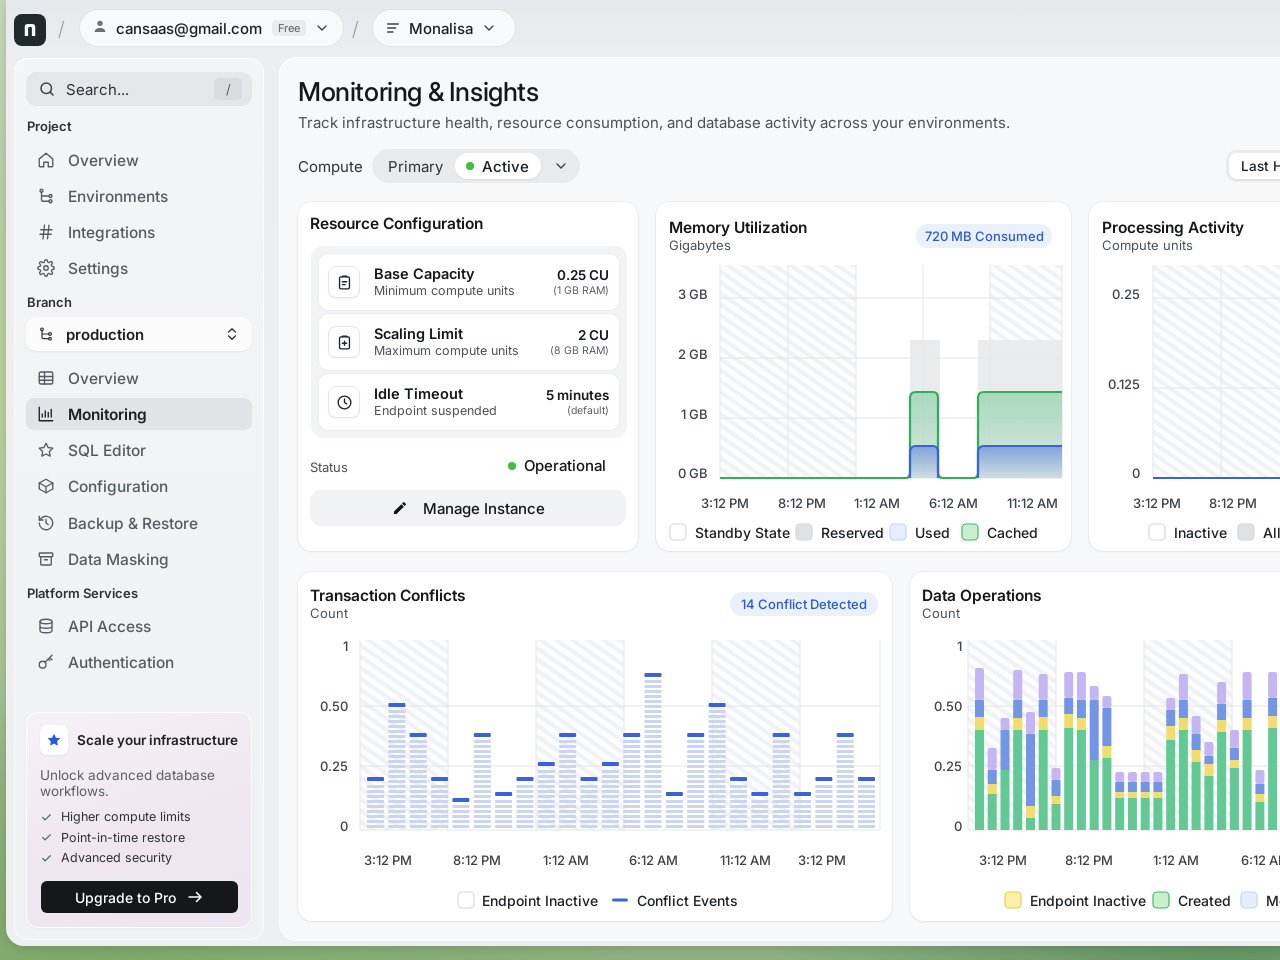
<file: 2026/11/week1/Main/index.html>
<!doctype html>
<html lang="en"><head><meta charset="utf-8"><meta name="viewport" content="width=1537">
<title>Monitoring &amp; Insights</title>
<link rel="preconnect" href="https://fonts.googleapis.com"><link rel="preconnect" href="https://fonts.gstatic.com" crossorigin>
<link href="https://fonts.googleapis.com/css2?family=Inter:wght@300;400;500;600;700&display=swap" rel="stylesheet">
<style>
*{box-sizing:border-box;margin:0;padding:0}
html,body{background:#d9dfd6}
body{font-family:'Inter',-apple-system,BlinkMacSystemFont,'Segoe UI',sans-serif;color:#1d2124;-webkit-font-smoothing:antialiased;display:flex;justify-content:center}
.stage{position:relative;width:1537px;height:960px;overflow:hidden}
.abs{position:absolute}
.bg{position:absolute;inset:0;background:
 radial-gradient(60% 40% at 8% 100%,#7fa86a 0%,transparent 70%),
 radial-gradient(50% 40% at 95% 95%,#5d8f63 0%,transparent 70%),
 radial-gradient(40% 60% at 100% 40%,#9cc28a 0%,transparent 70%),
 radial-gradient(40% 60% at 0% 40%,#b9d09b 0%,transparent 70%),
 linear-gradient(180deg,#c9d8c0,#8fb07e)}
.win{position:absolute;left:6px;top:0;width:1522px;height:946px;background:linear-gradient(180deg,#e6e9ec 0,#eceef0 60px,#edeff1 100%);border-radius:0 0 18px 18px;box-shadow:0 2px 10px rgba(30,50,30,.18)}
.logo{background:#1f2a2f;border-radius:8px;display:flex;align-items:center;justify-content:center}
.slash{font-size:20px;color:#9aa0a6;font-weight:300}
.pill{background:#f8f9fa;border-radius:18px;display:flex;align-items:center;gap:8px;padding:0 12px;box-shadow:0 0 0 1px rgba(0,0,0,.04)}
.pill-t{font-size:15px;font-weight:500;color:#1d2124}
.free{font-size:11px;font-weight:500;color:#6b7177;background:#e9ebed;border-radius:4px;padding:1px 6px;margin-left:2px}
.ok{gap:10px;padding-left:14px}
.dot{width:8px;height:8px;border-radius:50%;display:inline-block;flex:none}
.g{background:#3cc13b}
.circ{background:#f8f9fa;border-radius:50%;display:flex;align-items:center;justify-content:center}
.avatar{background:#1d4b3a;border-radius:50%;display:flex;align-items:center;justify-content:center;box-shadow:0 0 0 2px #f2f4f5}
.side{background:linear-gradient(180deg,rgba(244,245,246,.92),rgba(240,241,243,.92));border-radius:14px;box-shadow:inset 0 0 0 1px rgba(255,255,255,.7)}
.search{background:#e4e7e9;border-radius:10px;display:flex;align-items:center;gap:10px;padding:0 10px 0 12px;font-size:15px;color:#2d3236}
.search span:nth-child(2){flex:1}
.kbd{width:28px;height:22px;border-radius:5px;background:#d9dcdf;color:#55595e;font-size:13px;display:flex;align-items:center;justify-content:center}
.sec{font-size:13px;font-weight:600;color:#2d3236;line-height:18px}
.nav{display:flex;align-items:center;gap:13px;padding-left:11px;border-radius:8px;font-size:15.5px;font-weight:500;color:#555b61}
.nav.active{background:#e1e4e7;color:#1d2124;font-weight:600}
.branch{background:#fbfbfc;border-radius:10px;display:flex;align-items:center;gap:12px;padding:0 12px;font-size:15px;font-weight:600;color:#1d2124;box-shadow:0 1px 2px rgba(0,0,0,.05)}
.promo{border-radius:12px;padding:13px 14px;background:linear-gradient(160deg,#f6f2f6 0%,#efe6ef 55%,#ece6f2 100%);box-shadow:inset 0 0 0 1px rgba(255,255,255,.85),0 1px 3px rgba(0,0,0,.04)}
.row{display:flex;align-items:center}
.star-b{width:30px;height:30px;border-radius:7px;background:#fff;display:flex;align-items:center;justify-content:center;box-shadow:0 1px 2px rgba(0,0,0,.06)}
.promo-t{white-space:nowrap;font-size:13.5px;font-weight:600;color:#1d2124}
.promo-p{font-size:13.5px;line-height:16px;color:#5a5f65;margin-top:12px}
.promo-l{list-style:none;margin-top:8px}
.promo-l li{display:flex;align-items:center;gap:8px;font-size:12.5px;color:#2d3236;line-height:20.5px}
.upg{position:absolute;left:15px;right:14px;height:32px;top:169px;background:#151719;border-radius:6px;color:#fff;font-size:14px;font-weight:500;display:flex;align-items:center;justify-content:center;gap:10px}
.main{background:#f7f8f9;border-radius:16px;box-shadow:0 0 0 1px rgba(255,255,255,.9),0 1px 3px rgba(0,0,0,.04)}
.h1{font-size:26px;font-weight:500;letter-spacing:-.4px;color:#15181a;line-height:32px}
.sub{font-size:15px;color:#4b5157;line-height:20px}
.lbl15{font-size:15px;color:#2d3236;line-height:20px}
.seg{background:#e8eaec;border-radius:17px;display:flex;align-items:center;padding:4px}
.seg-i{font-size:15px;color:#2d3236;padding:0 12px 0 12px}
.seg-a{display:flex;align-items:center;gap:8px;background:#fff;border-radius:13px;height:26px;padding:0 12px 0 11px;font-size:15px;font-weight:500;color:#1d2124;box-shadow:0 1px 2px rgba(0,0,0,.06)}
.seg-c{display:flex;align-items:center;padding:0 9px 0 12px}
.btn-w{background:#fff;border-radius:11px;display:flex;align-items:center;justify-content:center;gap:12px;font-size:15px;font-weight:500;color:#1d2124;box-shadow:0 1px 3px rgba(0,0,0,.08),0 0 0 1px rgba(0,0,0,.03)}
.seg2{background:#ebecee;border-radius:10px;display:flex;align-items:center;padding:3px;gap:0}
.seg2-a{white-space:nowrap;background:#fff;border-radius:8px;height:26px;padding:0 12px;display:flex;align-items:center;font-size:13.5px;font-weight:500;color:#1d2124;box-shadow:0 1px 2px rgba(0,0,0,.08)}
.seg2-i{white-space:nowrap;display:flex;align-items:center;gap:8px;padding:0 12px;font-size:13.5px;font-weight:500;color:#2d3236}
.card{background:#fff;border-radius:14px;box-shadow:0 0 0 1px rgba(20,30,40,.04),0 1px 3px rgba(20,30,40,.05)}
.ct{font-size:15.5px;font-weight:600;color:#15181a;line-height:20px;white-space:nowrap}
.cs{font-size:13px;color:#4b5157;line-height:18px;white-space:nowrap}
.badge{background:#eaf1fc;color:#2b5bd3;font-size:13px;font-weight:500;border-radius:12px;display:flex;align-items:center;justify-content:center;white-space:nowrap}
.rc-box{background:#f3f4f5;border-radius:12px}
.rc-row{background:#fff;border-radius:9px;display:flex;align-items:center;gap:14px;padding:0 10px 0 9px;box-shadow:0 0 0 1px rgba(0,0,0,.03)}
.rc-ic{width:32px;height:32px;border-radius:8px;border:1px solid #e3e5e8;display:flex;align-items:center;justify-content:center;background:#fff;box-shadow:0 1px 2px rgba(0,0,0,.05)}
.rc-tx{display:flex;flex-direction:column}
.rc-tx b{font-size:14.5px;font-weight:600;color:#15181a;line-height:18px}
.rc-tx i{font-style:normal;font-size:12.5px;color:#4b5157;line-height:16px}
.rc-v{display:flex;flex-direction:column;align-items:flex-end}
.rc-v b{font-size:13.5px;font-weight:600;color:#15181a;line-height:18px}
.rc-v i{font-style:normal;font-size:10.5px;color:#5a5f65;line-height:14px}
.oper{display:flex;align-items:center;gap:8px;font-size:15px;font-weight:500;color:#15181a;line-height:20px;white-space:nowrap}
.oper .dot{margin-left:-6px}
.manage{background:#f1f2f3;border-radius:11px;display:flex;align-items:center;justify-content:center;gap:15px;font-size:15px;font-weight:500;color:#15181a}
.charts{position:absolute;left:0;top:0;pointer-events:none}
</style></head>
<body><div class="stage" id="monitoring-insights">
<div class="bg"></div>
<div class="win"></div>
<div class="abs logo" style="left:14px;top:14px;width:32px;height:32px;"><svg width="18" height="18" viewBox="0 0 24 24"><path d="M5 20V8a4 4 0 0 1 4-4h6a4 4 0 0 1 4 4v12h-4.5V9.5a1.5 1.5 0 0 0-1.5-1.5h-2A1.5 1.5 0 0 0 9.5 9.5V20z" fill="#fff"/></svg></div>
<div class="abs slash" style="left:58px;top:17px;">/</div>
<div class="abs pill" style="left:80px;top:10px;width:263px;height:36px;"><span class="ic" style="color:#6b7177"><svg width="16" height="16" viewBox="0 0 24 24" fill="none" stroke="#6b7177" stroke-width="0" stroke-linecap="round" stroke-linejoin="round"><circle cx="12" cy="8" r="4" fill="currentColor"/><path d="M4 21c0-4 3.6-6 8-6s8 2 8 6z" fill="currentColor"/></svg></span><span class="pill-t">cansaas@gmail.com</span><span class="free">Free</span><svg width="16" height="16" viewBox="0 0 24 24" fill="none" stroke="#3d4247" stroke-width="2" stroke-linecap="round" stroke-linejoin="round"><path d="m6 9 6 6 6-6"/></svg></div>
<div class="abs slash" style="left:352px;top:17px;">/</div>
<div class="abs pill" style="left:373px;top:10px;width:142px;height:36px;"><svg width="16" height="16" viewBox="0 0 24 24" fill="none" stroke="#3d4247" stroke-width="2" stroke-linecap="round" stroke-linejoin="round"><path d="M4 6h16M4 12h12M4 18h8"/></svg><span class="pill-t">Monalisa</span><svg width="16" height="16" viewBox="0 0 24 24" fill="none" stroke="#3d4247" stroke-width="2" stroke-linecap="round" stroke-linejoin="round"><path d="m6 9 6 6 6-6"/></svg></div>
<div class="abs pill ok" style="left:1335px;top:10px;width:88px;height:36px;"><span class="dot g"></span><span class="pill-t">All OK</span></div>
<div class="abs circ" style="left:1435px;top:10px;width:36px;height:36px;"><svg width="18" height="18" viewBox="0 0 24 24" fill="none" stroke="#2d3236" stroke-width="1.8" stroke-linecap="round" stroke-linejoin="round"><circle cx="12" cy="12" r="9.5"/><path d="M9.2 9.2a3 3 0 0 1 5.6 1c0 2-3 2.6-3 4.3M12 17.5h.01"/></svg></div>
<div class="abs avatar" style="left:1487px;top:10px;width:36px;height:36px;"><svg width="24" height="24" viewBox="0 0 24 24" fill="#8be3b7"><path d="M10.6 2h2.8l-.4 7.2 6.1-4 1.4 2.4-6.5 3.2 6.5 3.4-1.4 2.4-6.1-4 .4 7.4h-2.8l.4-7.4-6.1 4-1.4-2.4 6.5-3.4L3.5 7.6l1.4-2.4 6.1 4z"/></svg></div>
<div class="abs side" style="left:14px;top:58px;width:250px;height:882px;"></div>
<div class="abs search" style="left:26px;top:72px;width:226px;height:34px;"><svg width="18" height="18" viewBox="0 0 24 24" fill="none" stroke="#3d4247" stroke-width="2" stroke-linecap="round" stroke-linejoin="round"><circle cx="11" cy="11" r="7"/><path d="m20 20-3.5-3.5"/></svg><span>Search...</span><span class="kbd">/</span></div>
<div class="abs sec" style="left:27px;top:117px;">Project</div>
<div class="abs nav" style="left:26px;top:144px;width:226px;height:32px;"><svg width="18" height="18" viewBox="0 0 24 24" fill="none" stroke="#555b61" stroke-width="1.8" stroke-linecap="round" stroke-linejoin="round"><path d="M3 10.5 12 3l9 7.5V20a1 1 0 0 1-1 1h-5v-6h-6v6H4a1 1 0 0 1-1-1z"/></svg><span>Overview</span></div>
<div class="abs nav" style="left:26px;top:180px;width:226px;height:32px;"><svg width="18" height="18" viewBox="0 0 24 24" fill="none" stroke="#555b61" stroke-width="1.8" stroke-linecap="round" stroke-linejoin="round"><circle cx="6" cy="5" r="2"/><circle cx="18" cy="12" r="2"/><circle cx="18" cy="19" r="2"/><path d="M6 7v10a2 2 0 0 0 2 2h8M6 12h10"/></svg><span>Environments</span></div>
<div class="abs nav" style="left:26px;top:216px;width:226px;height:32px;"><svg width="18" height="18" viewBox="0 0 24 24" fill="none" stroke="#555b61" stroke-width="1.8" stroke-linecap="round" stroke-linejoin="round"><path d="M5 9h15M4 15h15M10 3 8 21M16 3l-2 18"/></svg><span>Integrations</span></div>
<div class="abs nav" style="left:26px;top:252px;width:226px;height:32px;"><svg width="18" height="18" viewBox="0 0 24 24" fill="none" stroke="#555b61" stroke-width="1.8" stroke-linecap="round" stroke-linejoin="round"><circle cx="12" cy="12" r="3"/><path d="M19.4 15a1.7 1.7 0 0 0 .3 1.8l.1.1a2 2 0 1 1-2.8 2.8l-.1-.1a1.7 1.7 0 0 0-1.8-.3 1.7 1.7 0 0 0-1 1.5V21a2 2 0 1 1-4 0v-.1a1.7 1.7 0 0 0-1.1-1.5 1.7 1.7 0 0 0-1.8.3l-.1.1a2 2 0 1 1-2.8-2.8l.1-.1a1.7 1.7 0 0 0 .3-1.8 1.7 1.7 0 0 0-1.5-1H3a2 2 0 1 1 0-4h.1a1.7 1.7 0 0 0 1.5-1.1 1.7 1.7 0 0 0-.3-1.8l-.1-.1a2 2 0 1 1 2.8-2.8l.1.1a1.7 1.7 0 0 0 1.8.3H9a1.7 1.7 0 0 0 1-1.5V3a2 2 0 1 1 4 0v.1a1.7 1.7 0 0 0 1 1.5 1.7 1.7 0 0 0 1.8-.3l.1-.1a2 2 0 1 1 2.8 2.8l-.1.1a1.7 1.7 0 0 0-.3 1.8V9a1.7 1.7 0 0 0 1.5 1H21a2 2 0 1 1 0 4h-.1a1.7 1.7 0 0 0-1.5 1z"/></svg><span>Settings</span></div>
<div class="abs sec" style="left:27px;top:293px;">Branch</div>
<div class="abs branch" style="left:26px;top:317px;width:226px;height:34px;"><svg width="16" height="16" viewBox="0 0 24 24" fill="none" stroke="#2d3236" stroke-width="1.8" stroke-linecap="round" stroke-linejoin="round"><circle cx="6" cy="5" r="2"/><circle cx="18" cy="12" r="2"/><circle cx="18" cy="19" r="2"/><path d="M6 7v10a2 2 0 0 0 2 2h8M6 12h10"/></svg><span>production</span><span style="flex:1"></span><svg width="16" height="16" viewBox="0 0 24 24" fill="none" stroke="#2d3236" stroke-width="2" stroke-linecap="round" stroke-linejoin="round"><path d="m7 15 5 5 5-5M7 9l5-5 5 5"/></svg></div>
<div class="abs nav" style="left:26px;top:362px;width:226px;height:32px;"><svg width="18" height="18" viewBox="0 0 24 24" fill="none" stroke="#555b61" stroke-width="1.8" stroke-linecap="round" stroke-linejoin="round"><rect x="3" y="4" width="18" height="16" rx="2"/><path d="M3 10h18M3 15h18M10 4v16"/></svg><span>Overview</span></div>
<div class="abs nav active" style="left:26px;top:398px;width:226px;height:32px;"><svg width="18" height="18" viewBox="0 0 24 24" fill="none" stroke="#1d2124" stroke-width="1.8" stroke-linecap="round" stroke-linejoin="round"><path d="M3 3v18h18"/><path d="M7 16v-4M11 16V8M15 16v-6M19 16V6"/></svg><span>Monitoring</span></div>
<div class="abs nav" style="left:26px;top:434px;width:226px;height:32px;"><svg width="18" height="18" viewBox="0 0 24 24" fill="none" stroke="#555b61" stroke-width="1.8" stroke-linecap="round" stroke-linejoin="round"><path d="m12 3 2.8 5.7 6.2.9-4.5 4.4 1 6.2L12 17.3 6.5 20.2l1-6.2L3 9.6l6.2-.9z"/></svg><span>SQL Editor</span></div>
<div class="abs nav" style="left:26px;top:470px;width:226px;height:32px;"><svg width="18" height="18" viewBox="0 0 24 24" fill="none" stroke="#555b61" stroke-width="1.8" stroke-linecap="round" stroke-linejoin="round"><path d="M21 8 12 3 3 8v8l9 5 9-5z"/><path d="m3 8 9 5 9-5M12 13v8"/></svg><span>Configuration</span></div>
<div class="abs nav" style="left:26px;top:507px;width:226px;height:32px;"><svg width="18" height="18" viewBox="0 0 24 24" fill="none" stroke="#555b61" stroke-width="1.8" stroke-linecap="round" stroke-linejoin="round"><path d="M3 12a9 9 0 1 0 3-6.7L3 8"/><path d="M3 3v5h5M12 7v5l3 2"/></svg><span>Backup &amp; Restore</span></div>
<div class="abs nav" style="left:26px;top:543px;width:226px;height:32px;"><svg width="18" height="18" viewBox="0 0 24 24" fill="none" stroke="#555b61" stroke-width="1.8" stroke-linecap="round" stroke-linejoin="round"><rect x="3" y="4" width="18" height="5" rx="1"/><path d="M5 9v10a1 1 0 0 0 1 1h12a1 1 0 0 0 1-1V9M10 13h4"/></svg><span>Data Masking</span></div>
<div class="abs sec" style="left:27px;top:584px;">Platform Services</div>
<div class="abs nav" style="left:26px;top:610px;width:226px;height:32px;"><svg width="18" height="18" viewBox="0 0 24 24" fill="none" stroke="#555b61" stroke-width="1.8" stroke-linecap="round" stroke-linejoin="round"><ellipse cx="12" cy="6" rx="8" ry="3"/><path d="M4 6v6c0 1.7 3.6 3 8 3s8-1.3 8-3V6M4 12v6c0 1.7 3.6 3 8 3s8-1.3 8-3v-6"/></svg><span>API Access</span></div>
<div class="abs nav" style="left:26px;top:646px;width:226px;height:32px;"><svg width="18" height="18" viewBox="0 0 24 24" fill="none" stroke="#555b61" stroke-width="1.8" stroke-linecap="round" stroke-linejoin="round"><circle cx="7.5" cy="15.5" r="4.5"/><path d="m10.7 12.3 9.3-9.3M17 6l3 3M15 8l2 2"/></svg><span>Authentication</span></div>
<div class="abs promo" style="left:26px;top:712px;width:226px;height:216px;"><div class="row" style="gap:9px"><span class="star-b"><svg width="16" height="16" viewBox="0 0 24 24"><path d="m12 2.5 2.9 6 6.6.9-4.8 4.6 1.2 6.5L12 17.4l-5.9 3.1 1.2-6.5L2.5 9.4l6.6-.9z" fill="#1f5fd6"/></svg></span><b class="promo-t">Scale your infrastructure</b></div><p class="promo-p">Unlock advanced database workflows.</p><ul class="promo-l"><li><svg width="13" height="13" viewBox="0 0 24 24" fill="none" stroke="#2f7a6a" stroke-width="2.2" stroke-linecap="round" stroke-linejoin="round"><path d="m5 12 4.5 4.5L19 7"/></svg>Higher compute limits</li><li><svg width="13" height="13" viewBox="0 0 24 24" fill="none" stroke="#2f7a6a" stroke-width="2.2" stroke-linecap="round" stroke-linejoin="round"><path d="m5 12 4.5 4.5L19 7"/></svg>Point-in-time restore</li><li><svg width="13" height="13" viewBox="0 0 24 24" fill="none" stroke="#2f7a6a" stroke-width="2.2" stroke-linecap="round" stroke-linejoin="round"><path d="m5 12 4.5 4.5L19 7"/></svg>Advanced security</li></ul><div class="upg">Upgrade to Pro <svg width="18" height="18" viewBox="0 0 24 24" fill="none" stroke="#fff" stroke-width="2" stroke-linecap="round" stroke-linejoin="round"><path d="M4 12h16M14 6l6 6-6 6"/></svg></div></div>
<div class="abs main" style="left:280px;top:58px;width:1236px;height:882px;"></div>
<div class="abs h1" style="left:298px;top:76px;">Monitoring &amp; Insights</div>
<div class="abs sub" style="left:298px;top:113px;">Track infrastructure health, resource consumption, and database activity across your environments.</div>
<div class="abs lbl15" style="left:298px;top:157px;">Compute</div>
<div class="abs seg" style="left:372px;top:149px;width:208px;height:34px;"><span class="seg-i">Primary</span><span class="seg-a"><span class="dot g"></span>Active</span><span class="seg-c"><svg width="16" height="16" viewBox="0 0 24 24" fill="none" stroke="#3d4247" stroke-width="2" stroke-linecap="round" stroke-linejoin="round"><path d="m6 9 6 6 6-6"/></svg></span></div>
<div class="abs btn-w" style="left:1336px;top:96px;width:169px;height:34px;"><svg width="17" height="17" viewBox="0 0 24 24" fill="none" stroke="#2d3236" stroke-width="1.9" stroke-linecap="round" stroke-linejoin="round"><path d="M12 15V3M7 8l5-5 5 5M4 15v4a2 2 0 0 0 2 2h12a2 2 0 0 0 2-2v-4"/></svg><span>Export metrics</span></div>
<div class="abs seg2" style="left:1226px;top:150px;width:248px;height:32px;"><span class="seg2-a">Last Hour</span><span class="seg2-i">Last day</span><span class="seg2-i">Other <svg width="15" height="15" viewBox="0 0 24 24" fill="none" stroke="#3d4247" stroke-width="2" stroke-linecap="round" stroke-linejoin="round"><path d="m6 9 6 6 6-6"/></svg></span></div>
<div class="abs card" style="left:298px;top:202px;width:340px;height:349px;"></div>
<div class="abs card" style="left:656px;top:202px;width:415px;height:349px;"></div>
<div class="abs card" style="left:1089px;top:202px;width:415px;height:349px;"></div>
<div class="abs card" style="left:298px;top:572px;width:594px;height:349px;"></div>
<div class="abs card" style="left:910px;top:572px;width:594px;height:349px;"></div>
<div class="abs ct" style="left:310px;top:214px;">Resource Configuration</div>
<div class="abs rc-box" style="left:311px;top:246px;width:316px;height:192px;"></div>
<div class="abs rc-row" style="left:319px;top:254px;width:300px;height:56px;"><span class="rc-ic"><svg width="17" height="17" viewBox="0 0 24 24" fill="none" stroke="#1d2124" stroke-width="1.9" stroke-linecap="round" stroke-linejoin="round"><rect x="5" y="4" width="14" height="17" rx="2"/><path d="M9 4V3h6v1M9 11h6M9 15h4"/></svg></span><span class="rc-tx"><b>Base Capacity</b><i>Minimum compute units</i></span><span style="flex:1"></span><span class="rc-v"><b>0.25 CU</b><i>(1 GB RAM)</i></span></div>
<div class="abs rc-row" style="left:319px;top:314px;width:300px;height:56px;"><span class="rc-ic"><svg width="17" height="17" viewBox="0 0 24 24" fill="none" stroke="#1d2124" stroke-width="1.9" stroke-linecap="round" stroke-linejoin="round"><rect x="5" y="4" width="14" height="17" rx="2"/><path d="M9 4V3h6v1M12 10v6M9 13h6"/></svg></span><span class="rc-tx"><b>Scaling Limit</b><i>Maximum compute units</i></span><span style="flex:1"></span><span class="rc-v"><b>2 CU</b><i>(8 GB RAM)</i></span></div>
<div class="abs rc-row" style="left:319px;top:374px;width:300px;height:56px;"><span class="rc-ic"><svg width="17" height="17" viewBox="0 0 24 24" fill="none" stroke="#1d2124" stroke-width="1.9" stroke-linecap="round" stroke-linejoin="round"><circle cx="12" cy="12" r="9"/><path d="M12 7v5l3 2"/></svg></span><span class="rc-tx"><b>Idle Timeout</b><i>Endpoint suspended</i></span><span style="flex:1"></span><span class="rc-v"><b>5 minutes</b><i>(default)</i></span></div>
<div class="abs cs" style="left:310px;top:458px;">Status</div>
<div class="abs oper" style="left:514px;top:456px;"><span class="dot g"></span>Operational</div>
<div class="abs manage" style="left:310px;top:490px;width:316px;height:36px;"><svg width="16" height="16" viewBox="0 0 24 24"><path d="M3 17.25V21h3.75L17.8 9.94l-3.75-3.75zM20.7 7.04a1 1 0 0 0 0-1.41l-2.34-2.34a1 1 0 0 0-1.41 0l-1.83 1.83 3.75 3.75z" fill="#111"/></svg><span>Manage Instance</span></div>
<div class="abs ct" style="left:669px;top:218px;">Memory Utilization</div>
<div class="abs cs" style="left:669px;top:236px;">Gigabytes</div>
<div class="abs badge" style="left:916px;top:224px;width:136px;height:24px;">720 MB Consumed</div>
<div class="abs ct" style="left:1102px;top:218px;">Processing Activity</div>
<div class="abs cs" style="left:1102px;top:236px;">Compute units</div>
<div class="abs badge" style="left:1300px;top:224px;width:190px;height:24px;">0.02 Compute Units Active</div>
<div class="abs ct" style="left:310px;top:586px;">Transaction Conflicts</div>
<div class="abs cs" style="left:310px;top:604px;">Count</div>
<div class="abs badge" style="left:730px;top:592px;width:148px;height:24px;">14 Conflict Detected</div>
<div class="abs ct" style="left:922px;top:586px;">Data Operations</div>
<div class="abs cs" style="left:922px;top:604px;">Count</div>
<div class="abs badge" style="left:1334px;top:592px;width:156px;height:24px;">1,245 Operations/sec</div>
<svg class="charts" width="1537" height="960" viewBox="0 0 1537 960" font-family="Inter, sans-serif"><defs><pattern id="hatch" width="9" height="9" patternUnits="userSpaceOnUse" patternTransform="rotate(-55)"><rect width="9" height="9" fill="#fcfcfd"/><rect width="4" height="9" fill="#f1f2f4"/></pattern><linearGradient id="gG" x1="0" y1="0" x2="0" y2="1"><stop offset="0" stop-color="#3dbb6a" stop-opacity=".38"/><stop offset="1" stop-color="#3dbb6a" stop-opacity=".08"/></linearGradient><linearGradient id="gB" x1="0" y1="0" x2="0" y2="1"><stop offset="0" stop-color="#4a72e0" stop-opacity=".55"/><stop offset="1" stop-color="#4a72e0" stop-opacity=".08"/></linearGradient></defs><g id="Memory Utilization chart"><rect x="720" y="265" width="342" height="213" fill="#ffffff"/><g id="hatch"><rect x="720" y="265" width="68" height="213" fill="#fcfcfd"/><polygon points="721.0,478.0 720.0,478.0 720.0,477.3" fill="#f1f2f4"/><polygon points="736.7,478.0 729.7,478.0 720.0,471.2 720.0,466.3" fill="#f1f2f4"/><polygon points="752.4,478.0 745.4,478.0 720.0,460.2 720.0,455.3" fill="#f1f2f4"/><polygon points="768.1,478.0 761.1,478.0 720.0,449.2 720.0,444.3" fill="#f1f2f4"/><polygon points="783.8,478.0 776.8,478.0 720.0,438.2 720.0,433.3" fill="#f1f2f4"/><polygon points="788.0,470.0 788.0,474.9 720.0,427.2 720.0,422.4" fill="#f1f2f4"/><polygon points="788.0,459.0 788.0,463.9 720.0,416.3 720.0,411.4" fill="#f1f2f4"/><polygon points="788.0,448.0 788.0,452.9 720.0,405.3 720.0,400.4" fill="#f1f2f4"/><polygon points="788.0,437.0 788.0,441.9 720.0,394.3 720.0,389.4" fill="#f1f2f4"/><polygon points="788.0,426.0 788.0,430.9 720.0,383.3 720.0,378.4" fill="#f1f2f4"/><polygon points="788.0,415.0 788.0,419.9 720.0,372.3 720.0,367.4" fill="#f1f2f4"/><polygon points="788.0,404.0 788.0,408.9 720.0,361.3 720.0,356.4" fill="#f1f2f4"/><polygon points="788.0,393.1 788.0,397.9 720.0,350.3 720.0,345.4" fill="#f1f2f4"/><polygon points="788.0,382.1 788.0,387.0 720.0,339.3 720.0,334.5" fill="#f1f2f4"/><polygon points="788.0,371.1 788.0,376.0 720.0,328.4 720.0,323.5" fill="#f1f2f4"/><polygon points="788.0,360.1 788.0,365.0 720.0,317.4 720.0,312.5" fill="#f1f2f4"/><polygon points="788.0,349.1 788.0,354.0 720.0,306.4 720.0,301.5" fill="#f1f2f4"/><polygon points="788.0,338.1 788.0,343.0 720.0,295.4 720.0,290.5" fill="#f1f2f4"/><polygon points="788.0,327.1 788.0,332.0 720.0,284.4 720.0,279.5" fill="#f1f2f4"/><polygon points="788.0,316.2 788.0,321.0 720.0,273.4 720.0,268.5" fill="#f1f2f4"/><polygon points="723.7,265.0 730.6,265.0 788.0,305.2 788.0,310.1" fill="#f1f2f4"/><polygon points="739.4,265.0 746.3,265.0 788.0,294.2 788.0,299.1" fill="#f1f2f4"/><polygon points="755.0,265.0 762.0,265.0 788.0,283.2 788.0,288.1" fill="#f1f2f4"/><polygon points="770.7,265.0 777.7,265.0 788.0,272.2 788.0,277.1" fill="#f1f2f4"/><polygon points="786.4,265.0 788.0,265.0 788.0,266.1" fill="#f1f2f4"/></g><g id="hatch"><rect x="788" y="265" width="68" height="213" fill="#fcfcfd"/><polygon points="799.5,478.0 792.5,478.0 788.0,474.9 788.0,470.0" fill="#f1f2f4"/><polygon points="815.2,478.0 808.2,478.0 788.0,463.9 788.0,459.0" fill="#f1f2f4"/><polygon points="830.8,478.0 823.9,478.0 788.0,452.9 788.0,448.0" fill="#f1f2f4"/><polygon points="846.5,478.0 839.6,478.0 788.0,441.9 788.0,437.0" fill="#f1f2f4"/><polygon points="856.0,473.6 856.0,478.0 855.3,478.0 788.0,430.9 788.0,426.0" fill="#f1f2f4"/><polygon points="856.0,462.7 856.0,467.5 788.0,419.9 788.0,415.0" fill="#f1f2f4"/><polygon points="856.0,451.7 856.0,456.5 788.0,408.9 788.0,404.0" fill="#f1f2f4"/><polygon points="856.0,440.7 856.0,445.6 788.0,397.9 788.0,393.1" fill="#f1f2f4"/><polygon points="856.0,429.7 856.0,434.6 788.0,387.0 788.0,382.1" fill="#f1f2f4"/><polygon points="856.0,418.7 856.0,423.6 788.0,376.0 788.0,371.1" fill="#f1f2f4"/><polygon points="856.0,407.7 856.0,412.6 788.0,365.0 788.0,360.1" fill="#f1f2f4"/><polygon points="856.0,396.7 856.0,401.6 788.0,354.0 788.0,349.1" fill="#f1f2f4"/><polygon points="856.0,385.7 856.0,390.6 788.0,343.0 788.0,338.1" fill="#f1f2f4"/><polygon points="856.0,374.8 856.0,379.6 788.0,332.0 788.0,327.1" fill="#f1f2f4"/><polygon points="856.0,363.8 856.0,368.7 788.0,321.0 788.0,316.2" fill="#f1f2f4"/><polygon points="856.0,352.8 856.0,357.7 788.0,310.1 788.0,305.2" fill="#f1f2f4"/><polygon points="856.0,341.8 856.0,346.7 788.0,299.1 788.0,294.2" fill="#f1f2f4"/><polygon points="856.0,330.8 856.0,335.7 788.0,288.1 788.0,283.2" fill="#f1f2f4"/><polygon points="856.0,319.8 856.0,324.7 788.0,277.1 788.0,272.2" fill="#f1f2f4"/><polygon points="788.0,265.0 793.4,265.0 856.0,308.8 856.0,313.7 788.0,266.1" fill="#f1f2f4"/><polygon points="802.1,265.0 809.1,265.0 856.0,297.8 856.0,302.7" fill="#f1f2f4"/><polygon points="817.8,265.0 824.8,265.0 856.0,286.9 856.0,291.7" fill="#f1f2f4"/><polygon points="833.5,265.0 840.5,265.0 856.0,275.9 856.0,280.8" fill="#f1f2f4"/><polygon points="849.2,265.0 856.0,265.0 856.0,269.8" fill="#f1f2f4"/></g><g id="hatch"><rect x="990" y="265" width="72" height="213" fill="#fcfcfd"/><polygon points="1003.4,478.0 996.5,478.0 990.0,473.5 990.0,468.6" fill="#f1f2f4"/><polygon points="1019.1,478.0 1012.2,478.0 990.0,462.5 990.0,457.6" fill="#f1f2f4"/><polygon points="1034.8,478.0 1027.9,478.0 990.0,451.5 990.0,446.6" fill="#f1f2f4"/><polygon points="1050.5,478.0 1043.5,478.0 990.0,440.5 990.0,435.6" fill="#f1f2f4"/><polygon points="1062.0,475.0 1062.0,478.0 1059.2,478.0 990.0,429.5 990.0,424.6" fill="#f1f2f4"/><polygon points="1062.0,464.1 1062.0,468.9 990.0,418.5 990.0,413.6" fill="#f1f2f4"/><polygon points="1062.0,453.1 1062.0,458.0 990.0,407.5 990.0,402.7" fill="#f1f2f4"/><polygon points="1062.0,442.1 1062.0,447.0 990.0,396.6 990.0,391.7" fill="#f1f2f4"/><polygon points="1062.0,431.1 1062.0,436.0 990.0,385.6 990.0,380.7" fill="#f1f2f4"/><polygon points="1062.0,420.1 1062.0,425.0 990.0,374.6 990.0,369.7" fill="#f1f2f4"/><polygon points="1062.0,409.1 1062.0,414.0 990.0,363.6 990.0,358.7" fill="#f1f2f4"/><polygon points="1062.0,398.1 1062.0,403.0 990.0,352.6 990.0,347.7" fill="#f1f2f4"/><polygon points="1062.0,387.2 1062.0,392.0 990.0,341.6 990.0,336.7" fill="#f1f2f4"/><polygon points="1062.0,376.2 1062.0,381.1 990.0,330.6 990.0,325.8" fill="#f1f2f4"/><polygon points="1062.0,365.2 1062.0,370.1 990.0,319.6 990.0,314.8" fill="#f1f2f4"/><polygon points="1062.0,354.2 1062.0,359.1 990.0,308.7 990.0,303.8" fill="#f1f2f4"/><polygon points="1062.0,343.2 1062.0,348.1 990.0,297.7 990.0,292.8" fill="#f1f2f4"/><polygon points="1062.0,332.2 1062.0,337.1 990.0,286.7 990.0,281.8" fill="#f1f2f4"/><polygon points="1062.0,321.2 1062.0,326.1 990.0,275.7 990.0,270.8" fill="#f1f2f4"/><polygon points="990.4,265.0 997.4,265.0 1062.0,310.2 1062.0,315.1" fill="#f1f2f4"/><polygon points="1006.1,265.0 1013.1,265.0 1062.0,299.3 1062.0,304.1" fill="#f1f2f4"/><polygon points="1021.8,265.0 1028.8,265.0 1062.0,288.3 1062.0,293.2" fill="#f1f2f4"/><polygon points="1037.5,265.0 1044.5,265.0 1062.0,277.3 1062.0,282.2" fill="#f1f2f4"/><polygon points="1053.2,265.0 1060.1,265.0 1062.0,266.3 1062.0,271.2" fill="#f1f2f4"/></g><rect x="910" y="340" width="30" height="138" fill="#e9ebed"/><rect x="978" y="340" width="84" height="138" fill="#e9ebed"/><line x1="720" y1="265" x2="720" y2="478" stroke="#e3e6e9" stroke-width="1"/><line x1="788" y1="265" x2="788" y2="478" stroke="#e3e6e9" stroke-width="1"/><line x1="856" y1="265" x2="856" y2="478" stroke="#e3e6e9" stroke-width="1"/><line x1="923" y1="265" x2="923" y2="478" stroke="#e3e6e9" stroke-width="1"/><line x1="990" y1="265" x2="990" y2="478" stroke="#e3e6e9" stroke-width="1"/><line x1="1062" y1="265" x2="1062" y2="478" stroke="#e3e6e9" stroke-width="1"/><line x1="720" y1="298" x2="1062" y2="298" stroke="#e3e6e9" stroke-width="1"/><line x1="720" y1="358" x2="1062" y2="358" stroke="#e3e6e9" stroke-width="1"/><line x1="720" y1="418" x2="1062" y2="418" stroke="#e3e6e9" stroke-width="1"/><line x1="720" y1="478" x2="1062" y2="478" stroke="#e3e6e9" stroke-width="1"/><text x="708" y="294" text-anchor="end" font-size="13" font-weight="500" fill="#3d4247" dominant-baseline="central">3 GB</text><text x="708" y="354" text-anchor="end" font-size="13" font-weight="500" fill="#3d4247" dominant-baseline="central">2 GB</text><text x="708" y="414" text-anchor="end" font-size="13" font-weight="500" fill="#3d4247" dominant-baseline="central">1 GB</text><text x="708" y="473" text-anchor="end" font-size="13" font-weight="500" fill="#3d4247" dominant-baseline="central">0 GB</text><text x="725" y="503" text-anchor="middle" font-size="13" font-weight="500" fill="#3d4247" dominant-baseline="central">3:12 PM</text><text x="802" y="503" text-anchor="middle" font-size="13" font-weight="500" fill="#3d4247" dominant-baseline="central">8:12 PM</text><text x="877" y="503" text-anchor="middle" font-size="13" font-weight="500" fill="#3d4247" dominant-baseline="central">1:12 AM</text><text x="953" y="503" text-anchor="middle" font-size="13" font-weight="500" fill="#3d4247" dominant-baseline="central">6:12 AM</text><text x="1032" y="503" text-anchor="middle" font-size="13" font-weight="500" fill="#3d4247" dominant-baseline="central">11:12 AM</text><path d="M720 478 H906 Q910 478 910 472 V398 Q910 392 916 392 H933 Q938 392 938 398 V472 Q938 478 943 478 H974 Q978 478 978 472 V398 Q978 392 984 392 H1062 V478 H720 Z" fill="url(#gG)"/><path d="M720 478 H906 Q910 478 910 472 V398 Q910 392 916 392 H933 Q938 392 938 398 V472 Q938 478 943 478 H974 Q978 478 978 472 V398 Q978 392 984 392 H1062" fill="none" stroke="#2fae5b" stroke-width="2.2" stroke-linejoin="round"/><path d="M910 478 V452 Q910 446 916 446 H933 Q938 446 938 452 V478 Z M978 478 V452 Q978 446 984 446 H1062 V478 Z" fill="url(#gB)"/><path d="M910 478 V452 Q910 446 916 446 H933 Q938 446 938 452 V478 M978 478 V452 Q978 446 984 446 H1062" fill="none" stroke="#3b63d8" stroke-width="2.2" stroke-linejoin="round"/></g><g id="Processing Activity chart"><rect x="1153" y="265" width="338" height="213" fill="#ffffff"/><g id="hatch"><rect x="1153" y="265" width="68" height="213" fill="#fcfcfd"/><polygon points="1160.4,478.0 1153.4,478.0 1153.0,477.7 1153.0,472.8" fill="#f1f2f4"/><polygon points="1176.1,478.0 1169.1,478.0 1153.0,466.7 1153.0,461.9" fill="#f1f2f4"/><polygon points="1191.7,478.0 1184.8,478.0 1153.0,455.8 1153.0,450.9" fill="#f1f2f4"/><polygon points="1207.4,478.0 1200.5,478.0 1153.0,444.8 1153.0,439.9" fill="#f1f2f4"/><polygon points="1221.0,476.5 1221.0,478.0 1216.1,478.0 1153.0,433.8 1153.0,428.9" fill="#f1f2f4"/><polygon points="1221.0,465.5 1221.0,470.4 1153.0,422.8 1153.0,417.9" fill="#f1f2f4"/><polygon points="1221.0,454.5 1221.0,459.4 1153.0,411.8 1153.0,406.9" fill="#f1f2f4"/><polygon points="1221.0,443.6 1221.0,448.4 1153.0,400.8 1153.0,395.9" fill="#f1f2f4"/><polygon points="1221.0,432.6 1221.0,437.4 1153.0,389.8 1153.0,385.0" fill="#f1f2f4"/><polygon points="1221.0,421.6 1221.0,426.5 1153.0,378.8 1153.0,374.0" fill="#f1f2f4"/><polygon points="1221.0,410.6 1221.0,415.5 1153.0,367.9 1153.0,363.0" fill="#f1f2f4"/><polygon points="1221.0,399.6 1221.0,404.5 1153.0,356.9 1153.0,352.0" fill="#f1f2f4"/><polygon points="1221.0,388.6 1221.0,393.5 1153.0,345.9 1153.0,341.0" fill="#f1f2f4"/><polygon points="1221.0,377.6 1221.0,382.5 1153.0,334.9 1153.0,330.0" fill="#f1f2f4"/><polygon points="1221.0,366.6 1221.0,371.5 1153.0,323.9 1153.0,319.0" fill="#f1f2f4"/><polygon points="1221.0,355.7 1221.0,360.5 1153.0,312.9 1153.0,308.0" fill="#f1f2f4"/><polygon points="1221.0,344.7 1221.0,349.6 1153.0,301.9 1153.0,297.1" fill="#f1f2f4"/><polygon points="1221.0,333.7 1221.0,338.6 1153.0,291.0 1153.0,286.1" fill="#f1f2f4"/><polygon points="1221.0,322.7 1221.0,327.6 1153.0,280.0 1153.0,275.1" fill="#f1f2f4"/><polygon points="1153.0,265.0 1154.3,265.0 1221.0,311.7 1221.0,316.6 1153.0,269.0" fill="#f1f2f4"/><polygon points="1163.0,265.0 1170.0,265.0 1221.0,300.7 1221.0,305.6" fill="#f1f2f4"/><polygon points="1178.7,265.0 1185.7,265.0 1221.0,289.7 1221.0,294.6" fill="#f1f2f4"/><polygon points="1194.4,265.0 1201.4,265.0 1221.0,278.7 1221.0,283.6" fill="#f1f2f4"/><polygon points="1210.1,265.0 1217.1,265.0 1221.0,267.8 1221.0,272.6" fill="#f1f2f4"/></g><g id="hatch"><rect x="1221" y="265" width="68" height="213" fill="#fcfcfd"/><polygon points="1223.1,478.0 1221.0,478.0 1221.0,476.5" fill="#f1f2f4"/><polygon points="1238.8,478.0 1231.8,478.0 1221.0,470.4 1221.0,465.5" fill="#f1f2f4"/><polygon points="1254.5,478.0 1247.5,478.0 1221.0,459.4 1221.0,454.5" fill="#f1f2f4"/><polygon points="1270.2,478.0 1263.2,478.0 1221.0,448.4 1221.0,443.6" fill="#f1f2f4"/><polygon points="1285.9,478.0 1278.9,478.0 1221.0,437.4 1221.0,432.6" fill="#f1f2f4"/><polygon points="1289.0,469.2 1289.0,474.1 1221.0,426.5 1221.0,421.6" fill="#f1f2f4"/><polygon points="1289.0,458.2 1289.0,463.1 1221.0,415.5 1221.0,410.6" fill="#f1f2f4"/><polygon points="1289.0,447.2 1289.0,452.1 1221.0,404.5 1221.0,399.6" fill="#f1f2f4"/><polygon points="1289.0,436.2 1289.0,441.1 1221.0,393.5 1221.0,388.6" fill="#f1f2f4"/><polygon points="1289.0,425.2 1289.0,430.1 1221.0,382.5 1221.0,377.6" fill="#f1f2f4"/><polygon points="1289.0,414.3 1289.0,419.1 1221.0,371.5 1221.0,366.6" fill="#f1f2f4"/><polygon points="1289.0,403.3 1289.0,408.2 1221.0,360.5 1221.0,355.7" fill="#f1f2f4"/><polygon points="1289.0,392.3 1289.0,397.2 1221.0,349.6 1221.0,344.7" fill="#f1f2f4"/><polygon points="1289.0,381.3 1289.0,386.2 1221.0,338.6 1221.0,333.7" fill="#f1f2f4"/><polygon points="1289.0,370.3 1289.0,375.2 1221.0,327.6 1221.0,322.7" fill="#f1f2f4"/><polygon points="1289.0,359.3 1289.0,364.2 1221.0,316.6 1221.0,311.7" fill="#f1f2f4"/><polygon points="1289.0,348.3 1289.0,353.2 1221.0,305.6 1221.0,300.7" fill="#f1f2f4"/><polygon points="1289.0,337.3 1289.0,342.2 1221.0,294.6 1221.0,289.7" fill="#f1f2f4"/><polygon points="1289.0,326.4 1289.0,331.2 1221.0,283.6 1221.0,278.7" fill="#f1f2f4"/><polygon points="1289.0,315.4 1289.0,320.3 1221.0,272.6 1221.0,267.8" fill="#f1f2f4"/><polygon points="1225.8,265.0 1232.7,265.0 1289.0,304.4 1289.0,309.3" fill="#f1f2f4"/><polygon points="1241.5,265.0 1248.4,265.0 1289.0,293.4 1289.0,298.3" fill="#f1f2f4"/><polygon points="1257.2,265.0 1264.1,265.0 1289.0,282.4 1289.0,287.3" fill="#f1f2f4"/><polygon points="1272.8,265.0 1279.8,265.0 1289.0,271.4 1289.0,276.3" fill="#f1f2f4"/><polygon points="1288.5,265.0 1289.0,265.0 1289.0,265.3" fill="#f1f2f4"/></g><rect x="1356" y="265" width="135" height="213" fill="#e9ebed"/><line x1="1153" y1="265" x2="1153" y2="478" stroke="#e3e6e9" stroke-width="1"/><line x1="1221" y1="265" x2="1221" y2="478" stroke="#e3e6e9" stroke-width="1"/><line x1="1289" y1="265" x2="1289" y2="478" stroke="#e3e6e9" stroke-width="1"/><line x1="1356" y1="265" x2="1356" y2="478" stroke="#e3e6e9" stroke-width="1"/><line x1="1424" y1="265" x2="1424" y2="478" stroke="#e3e6e9" stroke-width="1"/><line x1="1491" y1="265" x2="1491" y2="478" stroke="#e3e6e9" stroke-width="1"/><line x1="1153" y1="298" x2="1491" y2="298" stroke="#e3e6e9" stroke-width="1"/><line x1="1153" y1="388" x2="1491" y2="388" stroke="#e3e6e9" stroke-width="1"/><line x1="1153" y1="478" x2="1491" y2="478" stroke="#e3e6e9" stroke-width="1"/><text x="1140" y="294" text-anchor="end" font-size="13" font-weight="500" fill="#3d4247" dominant-baseline="central">0.25</text><text x="1140" y="384" text-anchor="end" font-size="13" font-weight="500" fill="#3d4247" dominant-baseline="central">0.125</text><text x="1140" y="473" text-anchor="end" font-size="13" font-weight="500" fill="#3d4247" dominant-baseline="central">0</text><text x="1157" y="503" text-anchor="middle" font-size="13" font-weight="500" fill="#3d4247" dominant-baseline="central">3:12 PM</text><text x="1233" y="503" text-anchor="middle" font-size="13" font-weight="500" fill="#3d4247" dominant-baseline="central">8:12 PM</text><text x="1309" y="503" text-anchor="middle" font-size="13" font-weight="500" fill="#3d4247" dominant-baseline="central">1:12 AM</text><text x="1385" y="503" text-anchor="middle" font-size="13" font-weight="500" fill="#3d4247" dominant-baseline="central">6:12 AM</text><text x="1461" y="503" text-anchor="middle" font-size="13" font-weight="500" fill="#3d4247" dominant-baseline="central">11:12 AM</text><polyline points="1153,478 1305,478 1309,473 1338,473 1342,478 1362,478 1366,467 1388,467 1392,473 1408,473 1412,466 1440,466 1444,473 1491,473" fill="none" stroke="#3b63d8" stroke-width="2.2" stroke-linejoin="round"/></g><g id="Transaction Conflicts chart"><rect x="360" y="640" width="520" height="190" fill="#ffffff"/><g id="hatch"><rect x="360" y="640" width="88" height="190" fill="#fcfcfd"/><polygon points="360.7,830.0 360.0,830.0 360.0,829.5" fill="#f1f2f4"/><polygon points="376.4,830.0 369.4,830.0 360.0,823.4 360.0,818.5" fill="#f1f2f4"/><polygon points="392.1,830.0 385.1,830.0 360.0,812.4 360.0,807.5" fill="#f1f2f4"/><polygon points="407.8,830.0 400.8,830.0 360.0,801.4 360.0,796.5" fill="#f1f2f4"/><polygon points="423.5,830.0 416.5,830.0 360.0,790.4 360.0,785.6" fill="#f1f2f4"/><polygon points="439.2,830.0 432.2,830.0 360.0,779.4 360.0,774.6" fill="#f1f2f4"/><polygon points="448.0,825.2 448.0,830.0 447.9,830.0 360.0,768.5 360.0,763.6" fill="#f1f2f4"/><polygon points="448.0,814.2 448.0,819.1 360.0,757.5 360.0,752.6" fill="#f1f2f4"/><polygon points="448.0,803.2 448.0,808.1 360.0,746.5 360.0,741.6" fill="#f1f2f4"/><polygon points="448.0,792.2 448.0,797.1 360.0,735.5 360.0,730.6" fill="#f1f2f4"/><polygon points="448.0,781.2 448.0,786.1 360.0,724.5 360.0,719.6" fill="#f1f2f4"/><polygon points="448.0,770.3 448.0,775.1 360.0,713.5 360.0,708.6" fill="#f1f2f4"/><polygon points="448.0,759.3 448.0,764.2 360.0,702.5 360.0,697.7" fill="#f1f2f4"/><polygon points="448.0,748.3 448.0,753.2 360.0,691.6 360.0,686.7" fill="#f1f2f4"/><polygon points="448.0,737.3 448.0,742.2 360.0,680.6 360.0,675.7" fill="#f1f2f4"/><polygon points="448.0,726.3 448.0,731.2 360.0,669.6 360.0,664.7" fill="#f1f2f4"/><polygon points="448.0,715.3 448.0,720.2 360.0,658.6 360.0,653.7" fill="#f1f2f4"/><polygon points="448.0,704.3 448.0,709.2 360.0,647.6 360.0,642.7" fill="#f1f2f4"/><polygon points="364.8,640.0 371.8,640.0 448.0,693.4 448.0,698.2" fill="#f1f2f4"/><polygon points="380.5,640.0 387.5,640.0 448.0,682.4 448.0,687.3" fill="#f1f2f4"/><polygon points="396.2,640.0 403.2,640.0 448.0,671.4 448.0,676.3" fill="#f1f2f4"/><polygon points="411.9,640.0 418.9,640.0 448.0,660.4 448.0,665.3" fill="#f1f2f4"/><polygon points="427.6,640.0 434.6,640.0 448.0,649.4 448.0,654.3" fill="#f1f2f4"/><polygon points="443.3,640.0 448.0,640.0 448.0,643.3" fill="#f1f2f4"/></g><g id="hatch"><rect x="536" y="640" width="88" height="190" fill="#fcfcfd"/><polygon points="549.0,830.0 542.0,830.0 536.0,825.8 536.0,820.9" fill="#f1f2f4"/><polygon points="564.7,830.0 557.7,830.0 536.0,814.8 536.0,809.9" fill="#f1f2f4"/><polygon points="580.4,830.0 573.4,830.0 536.0,803.8 536.0,798.9" fill="#f1f2f4"/><polygon points="596.1,830.0 589.1,830.0 536.0,792.8 536.0,787.9" fill="#f1f2f4"/><polygon points="611.8,830.0 604.8,830.0 536.0,781.8 536.0,776.9" fill="#f1f2f4"/><polygon points="624.0,827.6 624.0,830.0 620.5,830.0 536.0,770.8 536.0,766.0" fill="#f1f2f4"/><polygon points="624.0,816.6 624.0,821.5 536.0,759.9 536.0,755.0" fill="#f1f2f4"/><polygon points="624.0,805.6 624.0,810.5 536.0,748.9 536.0,744.0" fill="#f1f2f4"/><polygon points="624.0,794.6 624.0,799.5 536.0,737.9 536.0,733.0" fill="#f1f2f4"/><polygon points="624.0,783.6 624.0,788.5 536.0,726.9 536.0,722.0" fill="#f1f2f4"/><polygon points="624.0,772.6 624.0,777.5 536.0,715.9 536.0,711.0" fill="#f1f2f4"/><polygon points="624.0,761.7 624.0,766.5 536.0,704.9 536.0,700.0" fill="#f1f2f4"/><polygon points="624.0,750.7 624.0,755.6 536.0,693.9 536.0,689.1" fill="#f1f2f4"/><polygon points="624.0,739.7 624.0,744.6 536.0,682.9 536.0,678.1" fill="#f1f2f4"/><polygon points="624.0,728.7 624.0,733.6 536.0,672.0 536.0,667.1" fill="#f1f2f4"/><polygon points="624.0,717.7 624.0,722.6 536.0,661.0 536.0,656.1" fill="#f1f2f4"/><polygon points="624.0,706.7 624.0,711.6 536.0,650.0 536.0,645.1" fill="#f1f2f4"/><polygon points="537.4,640.0 544.4,640.0 624.0,695.7 624.0,700.6" fill="#f1f2f4"/><polygon points="553.1,640.0 560.1,640.0 624.0,684.7 624.0,689.6" fill="#f1f2f4"/><polygon points="568.8,640.0 575.8,640.0 624.0,673.8 624.0,678.6" fill="#f1f2f4"/><polygon points="584.5,640.0 591.5,640.0 624.0,662.8 624.0,667.7" fill="#f1f2f4"/><polygon points="600.2,640.0 607.2,640.0 624.0,651.8 624.0,656.7" fill="#f1f2f4"/><polygon points="615.9,640.0 622.9,640.0 624.0,640.8 624.0,645.7" fill="#f1f2f4"/></g><g id="hatch"><rect x="712" y="640" width="88" height="190" fill="#fcfcfd"/><polygon points="721.6,830.0 714.6,830.0 712.0,828.2 712.0,823.3" fill="#f1f2f4"/><polygon points="737.3,830.0 730.3,830.0 712.0,817.2 712.0,812.3" fill="#f1f2f4"/><polygon points="753.0,830.0 746.0,830.0 712.0,806.2 712.0,801.3" fill="#f1f2f4"/><polygon points="768.7,830.0 761.7,830.0 712.0,795.2 712.0,790.3" fill="#f1f2f4"/><polygon points="784.4,830.0 777.4,830.0 712.0,784.2 712.0,779.3" fill="#f1f2f4"/><polygon points="800.0,830.0 800.0,830.0 793.1,830.0 712.0,773.2 712.0,768.3" fill="#f1f2f4"/><polygon points="800.0,819.0 800.0,823.9 712.0,762.2 712.0,757.4" fill="#f1f2f4"/><polygon points="800.0,808.0 800.0,812.9 712.0,751.2 712.0,746.4" fill="#f1f2f4"/><polygon points="800.0,797.0 800.0,801.9 712.0,740.3 712.0,735.4" fill="#f1f2f4"/><polygon points="800.0,786.0 800.0,790.9 712.0,729.3 712.0,724.4" fill="#f1f2f4"/><polygon points="800.0,775.0 800.0,779.9 712.0,718.3 712.0,713.4" fill="#f1f2f4"/><polygon points="800.0,764.0 800.0,768.9 712.0,707.3 712.0,702.4" fill="#f1f2f4"/><polygon points="800.0,753.0 800.0,757.9 712.0,696.3 712.0,691.4" fill="#f1f2f4"/><polygon points="800.0,742.1 800.0,746.9 712.0,685.3 712.0,680.4" fill="#f1f2f4"/><polygon points="800.0,731.1 800.0,736.0 712.0,674.3 712.0,669.5" fill="#f1f2f4"/><polygon points="800.0,720.1 800.0,725.0 712.0,663.4 712.0,658.5" fill="#f1f2f4"/><polygon points="800.0,709.1 800.0,714.0 712.0,652.4 712.0,647.5" fill="#f1f2f4"/><polygon points="712.0,640.0 717.0,640.0 800.0,698.1 800.0,703.0 712.0,641.4" fill="#f1f2f4"/><polygon points="725.7,640.0 732.7,640.0 800.0,687.1 800.0,692.0" fill="#f1f2f4"/><polygon points="741.4,640.0 748.4,640.0 800.0,676.1 800.0,681.0" fill="#f1f2f4"/><polygon points="757.1,640.0 764.1,640.0 800.0,665.2 800.0,670.0" fill="#f1f2f4"/><polygon points="772.8,640.0 779.8,640.0 800.0,654.2 800.0,659.0" fill="#f1f2f4"/><polygon points="788.5,640.0 795.5,640.0 800.0,643.2 800.0,648.1" fill="#f1f2f4"/></g><line x1="360" y1="640" x2="360" y2="830" stroke="#e3e6e9" stroke-width="1"/><line x1="448" y1="640" x2="448" y2="830" stroke="#e3e6e9" stroke-width="1"/><line x1="536" y1="640" x2="536" y2="830" stroke="#e3e6e9" stroke-width="1"/><line x1="624" y1="640" x2="624" y2="830" stroke="#e3e6e9" stroke-width="1"/><line x1="712" y1="640" x2="712" y2="830" stroke="#e3e6e9" stroke-width="1"/><line x1="800" y1="640" x2="800" y2="830" stroke="#e3e6e9" stroke-width="1"/><line x1="880" y1="640" x2="880" y2="830" stroke="#e3e6e9" stroke-width="1"/><line x1="360" y1="706" x2="880" y2="706" stroke="#e3e6e9" stroke-width="1"/><line x1="360" y1="766" x2="880" y2="766" stroke="#e3e6e9" stroke-width="1"/><line x1="360" y1="830" x2="880" y2="830" stroke="#e3e6e9" stroke-width="1"/><text x="348" y="646" text-anchor="end" font-size="13" font-weight="500" fill="#3d4247" dominant-baseline="central">1</text><text x="348" y="706" text-anchor="end" font-size="13" font-weight="500" fill="#3d4247" dominant-baseline="central">0.50</text><text x="348" y="766" text-anchor="end" font-size="13" font-weight="500" fill="#3d4247" dominant-baseline="central">0.25</text><text x="348" y="826" text-anchor="end" font-size="13" font-weight="500" fill="#3d4247" dominant-baseline="central">0</text><text x="388" y="860" text-anchor="middle" font-size="13" font-weight="500" fill="#3d4247" dominant-baseline="central">3:12 PM</text><text x="477" y="860" text-anchor="middle" font-size="13" font-weight="500" fill="#3d4247" dominant-baseline="central">8:12 PM</text><text x="566" y="860" text-anchor="middle" font-size="13" font-weight="500" fill="#3d4247" dominant-baseline="central">1:12 AM</text><text x="653" y="860" text-anchor="middle" font-size="13" font-weight="500" fill="#3d4247" dominant-baseline="central">6:12 AM</text><text x="745" y="860" text-anchor="middle" font-size="13" font-weight="500" fill="#3d4247" dominant-baseline="central">11:12 AM</text><text x="822" y="860" text-anchor="middle" font-size="13" font-weight="500" fill="#3d4247" dominant-baseline="central">3:12 PM</text><g id="Bar 1"><path d="M367.0 825h17v3h-17zM367.0 820h17v3h-17zM367.0 815h17v3h-17zM367.0 810h17v3h-17zM367.0 805h17v3h-17zM367.0 800h17v3h-17zM367.0 795h17v3h-17zM367.0 790h17v3h-17zM367.0 785h17v3h-17z" fill="#cbd5ef"/><rect x="367.0" y="777" width="17" height="4" rx="1" fill="#3b63d8"/></g><g id="Bar 2"><path d="M388.4 825h17v3h-17zM388.4 820h17v3h-17zM388.4 815h17v3h-17zM388.4 810h17v3h-17zM388.4 805h17v3h-17zM388.4 800h17v3h-17zM388.4 795h17v3h-17zM388.4 790h17v3h-17zM388.4 785h17v3h-17zM388.4 780h17v3h-17zM388.4 775h17v3h-17zM388.4 770h17v3h-17zM388.4 765h17v3h-17zM388.4 760h17v3h-17zM388.4 755h17v3h-17zM388.4 750h17v3h-17zM388.4 745h17v3h-17zM388.4 740h17v3h-17zM388.4 735h17v3h-17zM388.4 730h17v3h-17zM388.4 725h17v3h-17zM388.4 720h17v3h-17zM388.4 715h17v3h-17zM388.4 710h17v3h-17z" fill="#cbd5ef"/><rect x="388.4" y="703" width="17" height="4" rx="1" fill="#3b63d8"/></g><g id="Bar 3"><path d="M409.7 825h17v3h-17zM409.7 820h17v3h-17zM409.7 815h17v3h-17zM409.7 810h17v3h-17zM409.7 805h17v3h-17zM409.7 800h17v3h-17zM409.7 795h17v3h-17zM409.7 790h17v3h-17zM409.7 785h17v3h-17zM409.7 780h17v3h-17zM409.7 775h17v3h-17zM409.7 770h17v3h-17zM409.7 765h17v3h-17zM409.7 760h17v3h-17zM409.7 755h17v3h-17zM409.7 750h17v3h-17zM409.7 745h17v3h-17zM409.7 740h17v3h-17z" fill="#cbd5ef"/><rect x="409.7" y="733" width="17" height="4" rx="1" fill="#3b63d8"/></g><g id="Bar 4"><path d="M431.1 825h17v3h-17zM431.1 820h17v3h-17zM431.1 815h17v3h-17zM431.1 810h17v3h-17zM431.1 805h17v3h-17zM431.1 800h17v3h-17zM431.1 795h17v3h-17zM431.1 790h17v3h-17zM431.1 785h17v3h-17z" fill="#cbd5ef"/><rect x="431.1" y="777" width="17" height="4" rx="1" fill="#3b63d8"/></g><g id="Bar 5"><path d="M452.4 825h17v3h-17zM452.4 820h17v3h-17zM452.4 815h17v3h-17zM452.4 810h17v3h-17zM452.4 805h17v3h-17z" fill="#cbd5ef"/><rect x="452.4" y="798" width="17" height="4" rx="1" fill="#3b63d8"/></g><g id="Bar 6"><path d="M473.8 825h17v3h-17zM473.8 820h17v3h-17zM473.8 815h17v3h-17zM473.8 810h17v3h-17zM473.8 805h17v3h-17zM473.8 800h17v3h-17zM473.8 795h17v3h-17zM473.8 790h17v3h-17zM473.8 785h17v3h-17zM473.8 780h17v3h-17zM473.8 775h17v3h-17zM473.8 770h17v3h-17zM473.8 765h17v3h-17zM473.8 760h17v3h-17zM473.8 755h17v3h-17zM473.8 750h17v3h-17zM473.8 745h17v3h-17zM473.8 740h17v3h-17z" fill="#cbd5ef"/><rect x="473.8" y="733" width="17" height="4" rx="1" fill="#3b63d8"/></g><g id="Bar 7"><path d="M495.1 825h17v3h-17zM495.1 820h17v3h-17zM495.1 815h17v3h-17zM495.1 810h17v3h-17zM495.1 805h17v3h-17zM495.1 800h17v3h-17z" fill="#cbd5ef"/><rect x="495.1" y="792" width="17" height="4" rx="1" fill="#3b63d8"/></g><g id="Bar 8"><path d="M516.5 825h17v3h-17zM516.5 820h17v3h-17zM516.5 815h17v3h-17zM516.5 810h17v3h-17zM516.5 805h17v3h-17zM516.5 800h17v3h-17zM516.5 795h17v3h-17zM516.5 790h17v3h-17zM516.5 785h17v3h-17z" fill="#cbd5ef"/><rect x="516.5" y="777" width="17" height="4" rx="1" fill="#3b63d8"/></g><g id="Bar 9"><path d="M537.8 825h17v3h-17zM537.8 820h17v3h-17zM537.8 815h17v3h-17zM537.8 810h17v3h-17zM537.8 805h17v3h-17zM537.8 800h17v3h-17zM537.8 795h17v3h-17zM537.8 790h17v3h-17zM537.8 785h17v3h-17zM537.8 780h17v3h-17zM537.8 775h17v3h-17zM537.8 770h17v3h-17z" fill="#cbd5ef"/><rect x="537.8" y="762" width="17" height="4" rx="1" fill="#3b63d8"/></g><g id="Bar 10"><path d="M559.1 825h17v3h-17zM559.1 820h17v3h-17zM559.1 815h17v3h-17zM559.1 810h17v3h-17zM559.1 805h17v3h-17zM559.1 800h17v3h-17zM559.1 795h17v3h-17zM559.1 790h17v3h-17zM559.1 785h17v3h-17zM559.1 780h17v3h-17zM559.1 775h17v3h-17zM559.1 770h17v3h-17zM559.1 765h17v3h-17zM559.1 760h17v3h-17zM559.1 755h17v3h-17zM559.1 750h17v3h-17zM559.1 745h17v3h-17zM559.1 740h17v3h-17z" fill="#cbd5ef"/><rect x="559.1" y="733" width="17" height="4" rx="1" fill="#3b63d8"/></g><g id="Bar 11"><path d="M580.5 825h17v3h-17zM580.5 820h17v3h-17zM580.5 815h17v3h-17zM580.5 810h17v3h-17zM580.5 805h17v3h-17zM580.5 800h17v3h-17zM580.5 795h17v3h-17zM580.5 790h17v3h-17zM580.5 785h17v3h-17z" fill="#cbd5ef"/><rect x="580.5" y="777" width="17" height="4" rx="1" fill="#3b63d8"/></g><g id="Bar 12"><path d="M601.9 825h17v3h-17zM601.9 820h17v3h-17zM601.9 815h17v3h-17zM601.9 810h17v3h-17zM601.9 805h17v3h-17zM601.9 800h17v3h-17zM601.9 795h17v3h-17zM601.9 790h17v3h-17zM601.9 785h17v3h-17zM601.9 780h17v3h-17zM601.9 775h17v3h-17zM601.9 770h17v3h-17z" fill="#cbd5ef"/><rect x="601.9" y="762" width="17" height="4" rx="1" fill="#3b63d8"/></g><g id="Bar 13"><path d="M623.2 825h17v3h-17zM623.2 820h17v3h-17zM623.2 815h17v3h-17zM623.2 810h17v3h-17zM623.2 805h17v3h-17zM623.2 800h17v3h-17zM623.2 795h17v3h-17zM623.2 790h17v3h-17zM623.2 785h17v3h-17zM623.2 780h17v3h-17zM623.2 775h17v3h-17zM623.2 770h17v3h-17zM623.2 765h17v3h-17zM623.2 760h17v3h-17zM623.2 755h17v3h-17zM623.2 750h17v3h-17zM623.2 745h17v3h-17zM623.2 740h17v3h-17z" fill="#cbd5ef"/><rect x="623.2" y="733" width="17" height="4" rx="1" fill="#3b63d8"/></g><g id="Bar 14"><path d="M644.5 825h17v3h-17zM644.5 820h17v3h-17zM644.5 815h17v3h-17zM644.5 810h17v3h-17zM644.5 805h17v3h-17zM644.5 800h17v3h-17zM644.5 795h17v3h-17zM644.5 790h17v3h-17zM644.5 785h17v3h-17zM644.5 780h17v3h-17zM644.5 775h17v3h-17zM644.5 770h17v3h-17zM644.5 765h17v3h-17zM644.5 760h17v3h-17zM644.5 755h17v3h-17zM644.5 750h17v3h-17zM644.5 745h17v3h-17zM644.5 740h17v3h-17zM644.5 735h17v3h-17zM644.5 730h17v3h-17zM644.5 725h17v3h-17zM644.5 720h17v3h-17zM644.5 715h17v3h-17zM644.5 710h17v3h-17zM644.5 705h17v3h-17zM644.5 700h17v3h-17zM644.5 695h17v3h-17zM644.5 690h17v3h-17zM644.5 685h17v3h-17zM644.5 680h17v3h-17z" fill="#cbd5ef"/><rect x="644.5" y="673" width="17" height="4" rx="1" fill="#3b63d8"/></g><g id="Bar 15"><path d="M665.9 825h17v3h-17zM665.9 820h17v3h-17zM665.9 815h17v3h-17zM665.9 810h17v3h-17zM665.9 805h17v3h-17zM665.9 800h17v3h-17z" fill="#cbd5ef"/><rect x="665.9" y="792" width="17" height="4" rx="1" fill="#3b63d8"/></g><g id="Bar 16"><path d="M687.2 825h17v3h-17zM687.2 820h17v3h-17zM687.2 815h17v3h-17zM687.2 810h17v3h-17zM687.2 805h17v3h-17zM687.2 800h17v3h-17zM687.2 795h17v3h-17zM687.2 790h17v3h-17zM687.2 785h17v3h-17zM687.2 780h17v3h-17zM687.2 775h17v3h-17zM687.2 770h17v3h-17zM687.2 765h17v3h-17zM687.2 760h17v3h-17zM687.2 755h17v3h-17zM687.2 750h17v3h-17zM687.2 745h17v3h-17zM687.2 740h17v3h-17z" fill="#cbd5ef"/><rect x="687.2" y="733" width="17" height="4" rx="1" fill="#3b63d8"/></g><g id="Bar 17"><path d="M708.6 825h17v3h-17zM708.6 820h17v3h-17zM708.6 815h17v3h-17zM708.6 810h17v3h-17zM708.6 805h17v3h-17zM708.6 800h17v3h-17zM708.6 795h17v3h-17zM708.6 790h17v3h-17zM708.6 785h17v3h-17zM708.6 780h17v3h-17zM708.6 775h17v3h-17zM708.6 770h17v3h-17zM708.6 765h17v3h-17zM708.6 760h17v3h-17zM708.6 755h17v3h-17zM708.6 750h17v3h-17zM708.6 745h17v3h-17zM708.6 740h17v3h-17zM708.6 735h17v3h-17zM708.6 730h17v3h-17zM708.6 725h17v3h-17zM708.6 720h17v3h-17zM708.6 715h17v3h-17zM708.6 710h17v3h-17z" fill="#cbd5ef"/><rect x="708.6" y="703" width="17" height="4" rx="1" fill="#3b63d8"/></g><g id="Bar 18"><path d="M730.0 825h17v3h-17zM730.0 820h17v3h-17zM730.0 815h17v3h-17zM730.0 810h17v3h-17zM730.0 805h17v3h-17zM730.0 800h17v3h-17zM730.0 795h17v3h-17zM730.0 790h17v3h-17zM730.0 785h17v3h-17z" fill="#cbd5ef"/><rect x="730.0" y="777" width="17" height="4" rx="1" fill="#3b63d8"/></g><g id="Bar 19"><path d="M751.3 825h17v3h-17zM751.3 820h17v3h-17zM751.3 815h17v3h-17zM751.3 810h17v3h-17zM751.3 805h17v3h-17zM751.3 800h17v3h-17z" fill="#cbd5ef"/><rect x="751.3" y="792" width="17" height="4" rx="1" fill="#3b63d8"/></g><g id="Bar 20"><path d="M772.7 825h17v3h-17zM772.7 820h17v3h-17zM772.7 815h17v3h-17zM772.7 810h17v3h-17zM772.7 805h17v3h-17zM772.7 800h17v3h-17zM772.7 795h17v3h-17zM772.7 790h17v3h-17zM772.7 785h17v3h-17zM772.7 780h17v3h-17zM772.7 775h17v3h-17zM772.7 770h17v3h-17zM772.7 765h17v3h-17zM772.7 760h17v3h-17zM772.7 755h17v3h-17zM772.7 750h17v3h-17zM772.7 745h17v3h-17zM772.7 740h17v3h-17z" fill="#cbd5ef"/><rect x="772.7" y="733" width="17" height="4" rx="1" fill="#3b63d8"/></g><g id="Bar 21"><path d="M794.0 825h17v3h-17zM794.0 820h17v3h-17zM794.0 815h17v3h-17zM794.0 810h17v3h-17zM794.0 805h17v3h-17zM794.0 800h17v3h-17z" fill="#cbd5ef"/><rect x="794.0" y="792" width="17" height="4" rx="1" fill="#3b63d8"/></g><g id="Bar 22"><path d="M815.4 825h17v3h-17zM815.4 820h17v3h-17zM815.4 815h17v3h-17zM815.4 810h17v3h-17zM815.4 805h17v3h-17zM815.4 800h17v3h-17zM815.4 795h17v3h-17zM815.4 790h17v3h-17zM815.4 785h17v3h-17z" fill="#cbd5ef"/><rect x="815.4" y="777" width="17" height="4" rx="1" fill="#3b63d8"/></g><g id="Bar 23"><path d="M836.7 825h17v3h-17zM836.7 820h17v3h-17zM836.7 815h17v3h-17zM836.7 810h17v3h-17zM836.7 805h17v3h-17zM836.7 800h17v3h-17zM836.7 795h17v3h-17zM836.7 790h17v3h-17zM836.7 785h17v3h-17zM836.7 780h17v3h-17zM836.7 775h17v3h-17zM836.7 770h17v3h-17zM836.7 765h17v3h-17zM836.7 760h17v3h-17zM836.7 755h17v3h-17zM836.7 750h17v3h-17zM836.7 745h17v3h-17zM836.7 740h17v3h-17z" fill="#cbd5ef"/><rect x="836.7" y="733" width="17" height="4" rx="1" fill="#3b63d8"/></g><g id="Bar 24"><path d="M858.0 825h17v3h-17zM858.0 820h17v3h-17zM858.0 815h17v3h-17zM858.0 810h17v3h-17zM858.0 805h17v3h-17zM858.0 800h17v3h-17zM858.0 795h17v3h-17zM858.0 790h17v3h-17zM858.0 785h17v3h-17z" fill="#cbd5ef"/><rect x="858.0" y="777" width="17" height="4" rx="1" fill="#3b63d8"/></g></g><g id="Data Operations chart"><rect x="968" y="640" width="522" height="190" fill="#ffffff"/><g id="hatch"><rect x="968" y="640" width="88" height="190" fill="#fcfcfd"/><polygon points="972.7,830.0 968.0,830.0 968.0,826.7" fill="#f1f2f4"/><polygon points="988.4,830.0 981.4,830.0 968.0,820.6 968.0,815.7" fill="#f1f2f4"/><polygon points="1004.0,830.0 997.1,830.0 968.0,809.6 968.0,804.8" fill="#f1f2f4"/><polygon points="1019.7,830.0 1012.8,830.0 968.0,798.7 968.0,793.8" fill="#f1f2f4"/><polygon points="1035.4,830.0 1028.5,830.0 968.0,787.7 968.0,782.8" fill="#f1f2f4"/><polygon points="1051.1,830.0 1044.1,830.0 968.0,776.7 968.0,771.8" fill="#f1f2f4"/><polygon points="1056.0,822.4 1056.0,827.3 968.0,765.7 968.0,760.8" fill="#f1f2f4"/><polygon points="1056.0,811.4 1056.0,816.3 968.0,754.7 968.0,749.8" fill="#f1f2f4"/><polygon points="1056.0,800.5 1056.0,805.3 968.0,743.7 968.0,738.8" fill="#f1f2f4"/><polygon points="1056.0,789.5 1056.0,794.4 968.0,732.7 968.0,727.9" fill="#f1f2f4"/><polygon points="1056.0,778.5 1056.0,783.4 968.0,721.7 968.0,716.9" fill="#f1f2f4"/><polygon points="1056.0,767.5 1056.0,772.4 968.0,710.8 968.0,705.9" fill="#f1f2f4"/><polygon points="1056.0,756.5 1056.0,761.4 968.0,699.8 968.0,694.9" fill="#f1f2f4"/><polygon points="1056.0,745.5 1056.0,750.4 968.0,688.8 968.0,683.9" fill="#f1f2f4"/><polygon points="1056.0,734.5 1056.0,739.4 968.0,677.8 968.0,672.9" fill="#f1f2f4"/><polygon points="1056.0,723.5 1056.0,728.4 968.0,666.8 968.0,661.9" fill="#f1f2f4"/><polygon points="1056.0,712.6 1056.0,717.4 968.0,655.8 968.0,650.9" fill="#f1f2f4"/><polygon points="968.0,640.0 968.1,640.0 1056.0,701.6 1056.0,706.5 968.0,644.8" fill="#f1f2f4"/><polygon points="976.8,640.0 983.8,640.0 1056.0,690.6 1056.0,695.5" fill="#f1f2f4"/><polygon points="992.5,640.0 999.4,640.0 1056.0,679.6 1056.0,684.5" fill="#f1f2f4"/><polygon points="1008.2,640.0 1015.1,640.0 1056.0,668.6 1056.0,673.5" fill="#f1f2f4"/><polygon points="1023.9,640.0 1030.8,640.0 1056.0,657.6 1056.0,662.5" fill="#f1f2f4"/><polygon points="1039.5,640.0 1046.5,640.0 1056.0,646.6 1056.0,651.5" fill="#f1f2f4"/><polygon points="1055.2,640.0 1056.0,640.0 1056.0,640.5" fill="#f1f2f4"/></g><g id="hatch"><rect x="1144" y="640" width="88" height="190" fill="#fcfcfd"/><polygon points="1145.3,830.0 1144.0,830.0 1144.0,829.1" fill="#f1f2f4"/><polygon points="1161.0,830.0 1154.0,830.0 1144.0,823.0 1144.0,818.1" fill="#f1f2f4"/><polygon points="1176.6,830.0 1169.7,830.0 1144.0,812.0 1144.0,807.1" fill="#f1f2f4"/><polygon points="1192.3,830.0 1185.4,830.0 1144.0,801.0 1144.0,796.2" fill="#f1f2f4"/><polygon points="1208.0,830.0 1201.1,830.0 1144.0,790.1 1144.0,785.2" fill="#f1f2f4"/><polygon points="1223.7,830.0 1216.7,830.0 1144.0,779.1 1144.0,774.2" fill="#f1f2f4"/><polygon points="1232.0,824.8 1232.0,829.7 1144.0,768.1 1144.0,763.2" fill="#f1f2f4"/><polygon points="1232.0,813.8 1232.0,818.7 1144.0,757.1 1144.0,752.2" fill="#f1f2f4"/><polygon points="1232.0,802.8 1232.0,807.7 1144.0,746.1 1144.0,741.2" fill="#f1f2f4"/><polygon points="1232.0,791.9 1232.0,796.7 1144.0,735.1 1144.0,730.2" fill="#f1f2f4"/><polygon points="1232.0,780.9 1232.0,785.7 1144.0,724.1 1144.0,719.2" fill="#f1f2f4"/><polygon points="1232.0,769.9 1232.0,774.8 1144.0,713.1 1144.0,708.3" fill="#f1f2f4"/><polygon points="1232.0,758.9 1232.0,763.8 1144.0,702.2 1144.0,697.3" fill="#f1f2f4"/><polygon points="1232.0,747.9 1232.0,752.8 1144.0,691.2 1144.0,686.3" fill="#f1f2f4"/><polygon points="1232.0,736.9 1232.0,741.8 1144.0,680.2 1144.0,675.3" fill="#f1f2f4"/><polygon points="1232.0,725.9 1232.0,730.8 1144.0,669.2 1144.0,664.3" fill="#f1f2f4"/><polygon points="1232.0,714.9 1232.0,719.8 1144.0,658.2 1144.0,653.3" fill="#f1f2f4"/><polygon points="1232.0,704.0 1232.0,708.8 1144.0,647.2 1144.0,642.3" fill="#f1f2f4"/><polygon points="1149.4,640.0 1156.4,640.0 1232.0,693.0 1232.0,697.9" fill="#f1f2f4"/><polygon points="1165.1,640.0 1172.0,640.0 1232.0,682.0 1232.0,686.9" fill="#f1f2f4"/><polygon points="1180.8,640.0 1187.7,640.0 1232.0,671.0 1232.0,675.9" fill="#f1f2f4"/><polygon points="1196.5,640.0 1203.4,640.0 1232.0,660.0 1232.0,664.9" fill="#f1f2f4"/><polygon points="1212.1,640.0 1219.1,640.0 1232.0,649.0 1232.0,653.9" fill="#f1f2f4"/><polygon points="1227.8,640.0 1232.0,640.0 1232.0,642.9" fill="#f1f2f4"/></g><line x1="968" y1="640" x2="968" y2="830" stroke="#e3e6e9" stroke-width="1"/><line x1="1056" y1="640" x2="1056" y2="830" stroke="#e3e6e9" stroke-width="1"/><line x1="1144" y1="640" x2="1144" y2="830" stroke="#e3e6e9" stroke-width="1"/><line x1="1232" y1="640" x2="1232" y2="830" stroke="#e3e6e9" stroke-width="1"/><line x1="1320" y1="640" x2="1320" y2="830" stroke="#e3e6e9" stroke-width="1"/><line x1="1408" y1="640" x2="1408" y2="830" stroke="#e3e6e9" stroke-width="1"/><line x1="1490" y1="640" x2="1490" y2="830" stroke="#e3e6e9" stroke-width="1"/><line x1="968" y1="706" x2="1490" y2="706" stroke="#e3e6e9" stroke-width="1"/><line x1="968" y1="766" x2="1490" y2="766" stroke="#e3e6e9" stroke-width="1"/><line x1="968" y1="830" x2="1490" y2="830" stroke="#e3e6e9" stroke-width="1"/><text x="962" y="646" text-anchor="end" font-size="13" font-weight="500" fill="#3d4247" dominant-baseline="central">1</text><text x="962" y="706" text-anchor="end" font-size="13" font-weight="500" fill="#3d4247" dominant-baseline="central">0.50</text><text x="962" y="766" text-anchor="end" font-size="13" font-weight="500" fill="#3d4247" dominant-baseline="central">0.25</text><text x="962" y="826" text-anchor="end" font-size="13" font-weight="500" fill="#3d4247" dominant-baseline="central">0</text><text x="1003" y="860" text-anchor="middle" font-size="13" font-weight="500" fill="#3d4247" dominant-baseline="central">3:12 PM</text><text x="1089" y="860" text-anchor="middle" font-size="13" font-weight="500" fill="#3d4247" dominant-baseline="central">8:12 PM</text><text x="1176" y="860" text-anchor="middle" font-size="13" font-weight="500" fill="#3d4247" dominant-baseline="central">1:12 AM</text><text x="1265" y="860" text-anchor="middle" font-size="13" font-weight="500" fill="#3d4247" dominant-baseline="central">6:12 AM</text><text x="1360" y="860" text-anchor="middle" font-size="13" font-weight="500" fill="#3d4247" dominant-baseline="central">11:12 AM</text><text x="1454" y="860" text-anchor="middle" font-size="13" font-weight="500" fill="#3d4247" dominant-baseline="central">3:12 PM</text><g id="Bar 1"><rect x="975.0" y="730" width="9" height="100" fill="#62c995"/><rect x="975.0" y="717" width="9" height="13" fill="#f2dc6d"/><rect x="975.0" y="700" width="9" height="17" fill="#7395e5"/><rect x="975.0" y="668" width="9" height="32" rx="2" fill="#c4b6f2"/></g><g id="Bar 2"><rect x="987.7" y="794" width="9" height="36" fill="#62c995"/><rect x="987.7" y="784" width="9" height="10" fill="#f2dc6d"/><rect x="987.7" y="770" width="9" height="14" fill="#7395e5"/><rect x="987.7" y="748" width="9" height="22" rx="2" fill="#c4b6f2"/></g><g id="Bar 3"><rect x="1000.5" y="770" width="9" height="60" fill="#62c995"/><rect x="1000.5" y="730" width="9" height="40" fill="#7395e5"/><rect x="1000.5" y="718" width="9" height="12" rx="2" fill="#c4b6f2"/></g><g id="Bar 4"><rect x="1013.2" y="730" width="9" height="100" fill="#62c995"/><rect x="1013.2" y="718" width="9" height="12" fill="#f2dc6d"/><rect x="1013.2" y="700" width="9" height="18" fill="#7395e5"/><rect x="1013.2" y="670" width="9" height="30" rx="2" fill="#c4b6f2"/></g><g id="Bar 5"><rect x="1026.0" y="818" width="9" height="12" fill="#62c995"/><rect x="1026.0" y="806" width="9" height="12" fill="#f2dc6d"/><rect x="1026.0" y="734" width="9" height="72" fill="#7395e5"/><rect x="1026.0" y="712" width="9" height="22" rx="2" fill="#c4b6f2"/></g><g id="Bar 6"><rect x="1038.7" y="730" width="9" height="100" fill="#62c995"/><rect x="1038.7" y="717" width="9" height="13" fill="#f2dc6d"/><rect x="1038.7" y="700" width="9" height="17" fill="#7395e5"/><rect x="1038.7" y="674" width="9" height="26" rx="2" fill="#c4b6f2"/></g><g id="Bar 7"><rect x="1051.5" y="804" width="9" height="26" fill="#62c995"/><rect x="1051.5" y="796" width="9" height="8" fill="#f2dc6d"/><rect x="1051.5" y="780" width="9" height="16" fill="#7395e5"/><rect x="1051.5" y="768" width="9" height="12" rx="2" fill="#c4b6f2"/></g><g id="Bar 8"><rect x="1064.2" y="728" width="9" height="102" fill="#62c995"/><rect x="1064.2" y="714" width="9" height="14" fill="#f2dc6d"/><rect x="1064.2" y="698" width="9" height="16" fill="#7395e5"/><rect x="1064.2" y="672" width="9" height="26" rx="2" fill="#c4b6f2"/></g><g id="Bar 9"><rect x="1076.9" y="730" width="9" height="100" fill="#62c995"/><rect x="1076.9" y="718" width="9" height="12" fill="#f2dc6d"/><rect x="1076.9" y="700" width="9" height="18" fill="#7395e5"/><rect x="1076.9" y="672" width="9" height="28" rx="2" fill="#c4b6f2"/></g><g id="Bar 10"><rect x="1089.7" y="760" width="9" height="70" fill="#62c995"/><rect x="1089.7" y="700" width="9" height="60" fill="#7395e5"/><rect x="1089.7" y="686" width="9" height="14" rx="2" fill="#c4b6f2"/></g><g id="Bar 11"><rect x="1102.4" y="758" width="9" height="72" fill="#62c995"/><rect x="1102.4" y="746" width="9" height="12" fill="#f2dc6d"/><rect x="1102.4" y="708" width="9" height="38" fill="#7395e5"/><rect x="1102.4" y="696" width="9" height="12" rx="2" fill="#c4b6f2"/></g><g id="Bar 12"><rect x="1115.2" y="798" width="9" height="32" fill="#62c995"/><rect x="1115.2" y="792" width="9" height="6" fill="#f2dc6d"/><rect x="1115.2" y="782" width="9" height="10" fill="#7395e5"/><rect x="1115.2" y="772" width="9" height="10" rx="2" fill="#c4b6f2"/></g><g id="Bar 13"><rect x="1127.9" y="798" width="9" height="32" fill="#62c995"/><rect x="1127.9" y="792" width="9" height="6" fill="#f2dc6d"/><rect x="1127.9" y="782" width="9" height="10" fill="#7395e5"/><rect x="1127.9" y="772" width="9" height="10" rx="2" fill="#c4b6f2"/></g><g id="Bar 14"><rect x="1140.7" y="798" width="9" height="32" fill="#62c995"/><rect x="1140.7" y="792" width="9" height="6" fill="#f2dc6d"/><rect x="1140.7" y="782" width="9" height="10" fill="#7395e5"/><rect x="1140.7" y="772" width="9" height="10" rx="2" fill="#c4b6f2"/></g><g id="Bar 15"><rect x="1153.4" y="798" width="9" height="32" fill="#62c995"/><rect x="1153.4" y="792" width="9" height="6" fill="#f2dc6d"/><rect x="1153.4" y="782" width="9" height="10" fill="#7395e5"/><rect x="1153.4" y="772" width="9" height="10" rx="2" fill="#c4b6f2"/></g><g id="Bar 16"><rect x="1166.2" y="740" width="9" height="90" fill="#62c995"/><rect x="1166.2" y="726" width="9" height="14" fill="#f2dc6d"/><rect x="1166.2" y="710" width="9" height="16" fill="#7395e5"/><rect x="1166.2" y="698" width="9" height="12" rx="2" fill="#c4b6f2"/></g><g id="Bar 17"><rect x="1178.9" y="730" width="9" height="100" fill="#62c995"/><rect x="1178.9" y="718" width="9" height="12" fill="#f2dc6d"/><rect x="1178.9" y="700" width="9" height="18" fill="#7395e5"/><rect x="1178.9" y="674" width="9" height="26" rx="2" fill="#c4b6f2"/></g><g id="Bar 18"><rect x="1191.6" y="762" width="9" height="68" fill="#62c995"/><rect x="1191.6" y="750" width="9" height="12" fill="#f2dc6d"/><rect x="1191.6" y="734" width="9" height="16" fill="#7395e5"/><rect x="1191.6" y="716" width="9" height="18" rx="2" fill="#c4b6f2"/></g><g id="Bar 19"><rect x="1204.4" y="776" width="9" height="54" fill="#62c995"/><rect x="1204.4" y="764" width="9" height="12" fill="#f2dc6d"/><rect x="1204.4" y="756" width="9" height="8" fill="#7395e5"/><rect x="1204.4" y="742" width="9" height="14" rx="2" fill="#c4b6f2"/></g><g id="Bar 20"><rect x="1217.1" y="732" width="9" height="98" fill="#62c995"/><rect x="1217.1" y="720" width="9" height="12" fill="#f2dc6d"/><rect x="1217.1" y="704" width="9" height="16" fill="#7395e5"/><rect x="1217.1" y="682" width="9" height="22" rx="2" fill="#c4b6f2"/></g><g id="Bar 21"><rect x="1229.9" y="768" width="9" height="62" fill="#62c995"/><rect x="1229.9" y="760" width="9" height="8" fill="#f2dc6d"/><rect x="1229.9" y="748" width="9" height="12" fill="#7395e5"/><rect x="1229.9" y="730" width="9" height="18" rx="2" fill="#c4b6f2"/></g><g id="Bar 22"><rect x="1242.6" y="730" width="9" height="100" fill="#62c995"/><rect x="1242.6" y="718" width="9" height="12" fill="#f2dc6d"/><rect x="1242.6" y="700" width="9" height="18" fill="#7395e5"/><rect x="1242.6" y="672" width="9" height="28" rx="2" fill="#c4b6f2"/></g><g id="Bar 23"><rect x="1255.4" y="802" width="9" height="28" fill="#62c995"/><rect x="1255.4" y="794" width="9" height="8" fill="#f2dc6d"/><rect x="1255.4" y="784" width="9" height="10" fill="#7395e5"/><rect x="1255.4" y="770" width="9" height="14" rx="2" fill="#c4b6f2"/></g><g id="Bar 24"><rect x="1268.1" y="728" width="9" height="102" fill="#62c995"/><rect x="1268.1" y="716" width="9" height="12" fill="#f2dc6d"/><rect x="1268.1" y="698" width="9" height="18" fill="#7395e5"/><rect x="1268.1" y="672" width="9" height="26" rx="2" fill="#c4b6f2"/></g><g id="Bar 25"><rect x="1280.8" y="770" width="9" height="60" fill="#62c995"/><rect x="1280.8" y="750" width="9" height="20" fill="#7395e5"/><rect x="1280.8" y="740" width="9" height="10" rx="2" fill="#c4b6f2"/></g><g id="Bar 26"><rect x="1293.6" y="770" width="9" height="60" fill="#62c995"/><rect x="1293.6" y="750" width="9" height="20" fill="#7395e5"/><rect x="1293.6" y="740" width="9" height="10" rx="2" fill="#c4b6f2"/></g><g id="Bar 27"><rect x="1306.3" y="770" width="9" height="60" fill="#62c995"/><rect x="1306.3" y="750" width="9" height="20" fill="#7395e5"/><rect x="1306.3" y="740" width="9" height="10" rx="2" fill="#c4b6f2"/></g><g id="Bar 28"><rect x="1319.1" y="798" width="9" height="32" fill="#62c995"/><rect x="1319.1" y="792" width="9" height="6" fill="#f2dc6d"/><rect x="1319.1" y="782" width="9" height="10" fill="#7395e5"/><rect x="1319.1" y="770" width="9" height="12" rx="2" fill="#c4b6f2"/></g><g id="Bar 29"><rect x="1331.8" y="730" width="9" height="100" fill="#62c995"/><rect x="1331.8" y="718" width="9" height="12" fill="#f2dc6d"/><rect x="1331.8" y="700" width="9" height="18" fill="#7395e5"/><rect x="1331.8" y="672" width="9" height="28" rx="2" fill="#c4b6f2"/></g><g id="Bar 30"><rect x="1344.6" y="734" width="9" height="96" fill="#62c995"/><rect x="1344.6" y="720" width="9" height="14" fill="#f2dc6d"/><rect x="1344.6" y="706" width="9" height="14" fill="#7395e5"/><rect x="1344.6" y="680" width="9" height="26" rx="2" fill="#c4b6f2"/></g><g id="Bar 31"><rect x="1357.3" y="730" width="9" height="100" fill="#62c995"/><rect x="1357.3" y="718" width="9" height="12" fill="#f2dc6d"/><rect x="1357.3" y="700" width="9" height="18" fill="#7395e5"/><rect x="1357.3" y="672" width="9" height="28" rx="2" fill="#c4b6f2"/></g><g id="Bar 32"><rect x="1370.1" y="744" width="9" height="86" fill="#62c995"/><rect x="1370.1" y="734" width="9" height="10" fill="#f2dc6d"/><rect x="1370.1" y="716" width="9" height="18" fill="#7395e5"/><rect x="1370.1" y="700" width="9" height="16" rx="2" fill="#c4b6f2"/></g><g id="Bar 33"><rect x="1382.8" y="730" width="9" height="100" fill="#62c995"/><rect x="1382.8" y="718" width="9" height="12" fill="#f2dc6d"/><rect x="1382.8" y="700" width="9" height="18" fill="#7395e5"/><rect x="1382.8" y="672" width="9" height="28" rx="2" fill="#c4b6f2"/></g><g id="Bar 34"><rect x="1395.5" y="730" width="9" height="100" fill="#62c995"/><rect x="1395.5" y="716" width="9" height="14" fill="#f2dc6d"/><rect x="1395.5" y="700" width="9" height="16" fill="#7395e5"/><rect x="1395.5" y="672" width="9" height="28" rx="2" fill="#c4b6f2"/></g><g id="Bar 35"><rect x="1408.3" y="760" width="9" height="70" fill="#62c995"/><rect x="1408.3" y="748" width="9" height="12" fill="#f2dc6d"/><rect x="1408.3" y="732" width="9" height="16" fill="#7395e5"/><rect x="1408.3" y="720" width="9" height="12" rx="2" fill="#c4b6f2"/></g><g id="Bar 36"><rect x="1421.0" y="730" width="9" height="100" fill="#62c995"/><rect x="1421.0" y="718" width="9" height="12" fill="#f2dc6d"/><rect x="1421.0" y="700" width="9" height="18" fill="#7395e5"/><rect x="1421.0" y="672" width="9" height="28" rx="2" fill="#c4b6f2"/></g><g id="Bar 37"><rect x="1433.8" y="730" width="9" height="100" fill="#62c995"/><rect x="1433.8" y="718" width="9" height="12" fill="#f2dc6d"/><rect x="1433.8" y="700" width="9" height="18" fill="#7395e5"/><rect x="1433.8" y="672" width="9" height="28" rx="2" fill="#c4b6f2"/></g><g id="Bar 38"><rect x="1446.5" y="728" width="9" height="102" fill="#62c995"/><rect x="1446.5" y="716" width="9" height="12" fill="#f2dc6d"/><rect x="1446.5" y="700" width="9" height="16" fill="#7395e5"/><rect x="1446.5" y="672" width="9" height="28" rx="2" fill="#c4b6f2"/></g><g id="Bar 39"><rect x="1459.3" y="800" width="9" height="30" fill="#62c995"/><rect x="1459.3" y="792" width="9" height="8" fill="#f2dc6d"/><rect x="1459.3" y="778" width="9" height="14" fill="#7395e5"/><rect x="1459.3" y="766" width="9" height="12" rx="2" fill="#c4b6f2"/></g><g id="Bar 40"><rect x="1472.0" y="730" width="9" height="100" fill="#62c995"/><rect x="1472.0" y="718" width="9" height="12" fill="#f2dc6d"/><rect x="1472.0" y="700" width="9" height="18" fill="#7395e5"/><rect x="1472.0" y="672" width="9" height="28" rx="2" fill="#c4b6f2"/></g></g><g id="Legend - Memory"><rect x="670" y="524" width="16" height="16" rx="4" fill="#ffffff" stroke="#d5d9dd" stroke-width="1.2"/><text x="695" y="532" text-anchor="start" font-size="14" font-weight="500" fill="#1d2124" dominant-baseline="central">Standby State</text><rect x="796" y="524" width="16" height="16" rx="4" fill="#dfe2e5" stroke="#d2d6da" stroke-width="1.2"/><text x="821" y="532" text-anchor="start" font-size="14" font-weight="500" fill="#1d2124" dominant-baseline="central">Reserved</text><rect x="890" y="524" width="16" height="16" rx="4" fill="#e6eefc" stroke="#c3d3f3" stroke-width="1.2"/><text x="915" y="532" text-anchor="start" font-size="14" font-weight="500" fill="#1d2124" dominant-baseline="central">Used</text><rect x="962" y="524" width="16" height="16" rx="4" fill="#c8f0cf" stroke="#41b863" stroke-width="1.2"/><text x="987" y="532" text-anchor="start" font-size="14" font-weight="500" fill="#1d2124" dominant-baseline="central">Cached</text></g><g id="Legend - Processing"><rect x="1149" y="524" width="16" height="16" rx="4" fill="#ffffff" stroke="#d5d9dd" stroke-width="1.2"/><text x="1174" y="532" text-anchor="start" font-size="14" font-weight="500" fill="#1d2124" dominant-baseline="central">Inactive</text><rect x="1238" y="524" width="16" height="16" rx="4" fill="#dfe2e5" stroke="#d2d6da" stroke-width="1.2"/><text x="1263" y="532" text-anchor="start" font-size="14" font-weight="500" fill="#1d2124" dominant-baseline="central">Allocated</text><rect x="1335" y="524" width="16" height="16" rx="4" fill="#e6eefc" stroke="#c3d3f3" stroke-width="1.2"/><text x="1360" y="532" text-anchor="start" font-size="14" font-weight="500" fill="#1d2124" dominant-baseline="central">Used</text></g><g id="Legend - Transactions"><rect x="458" y="892" width="16" height="16" rx="4" fill="#ffffff" stroke="#d5d9dd" stroke-width="1.2"/><text x="482" y="900" text-anchor="start" font-size="14" font-weight="500" fill="#1d2124" dominant-baseline="central">Endpoint Inactive</text><rect x="612" y="898.5" width="16" height="3" rx="1.5" fill="#3b63d8"/><text x="637" y="900" text-anchor="start" font-size="14" font-weight="500" fill="#1d2124" dominant-baseline="central">Conflict Events</text></g><g id="Legend - Data Operations"><rect x="1005" y="892" width="16" height="16" rx="4" fill="#fbf0a8" stroke="#e3cf56" stroke-width="1.2"/><text x="1030" y="900" text-anchor="start" font-size="14" font-weight="500" fill="#1d2124" dominant-baseline="central">Endpoint Inactive</text><rect x="1153" y="892" width="16" height="16" rx="4" fill="#c8f0cf" stroke="#41b863" stroke-width="1.2"/><text x="1178" y="900" text-anchor="start" font-size="14" font-weight="500" fill="#1d2124" dominant-baseline="central">Created</text><rect x="1241" y="892" width="16" height="16" rx="4" fill="#e6eefc" stroke="#c3d3f3" stroke-width="1.2"/><text x="1266" y="900" text-anchor="start" font-size="14" font-weight="500" fill="#1d2124" dominant-baseline="central">Modified</text><rect x="1334" y="892" width="16" height="16" rx="4" fill="#d9cff8" stroke="#b4a4ee" stroke-width="1.2"/><text x="1359" y="900" text-anchor="start" font-size="14" font-weight="500" fill="#1d2124" dominant-baseline="central">Deleted</text></g></svg>
</div></body></html>
</file>
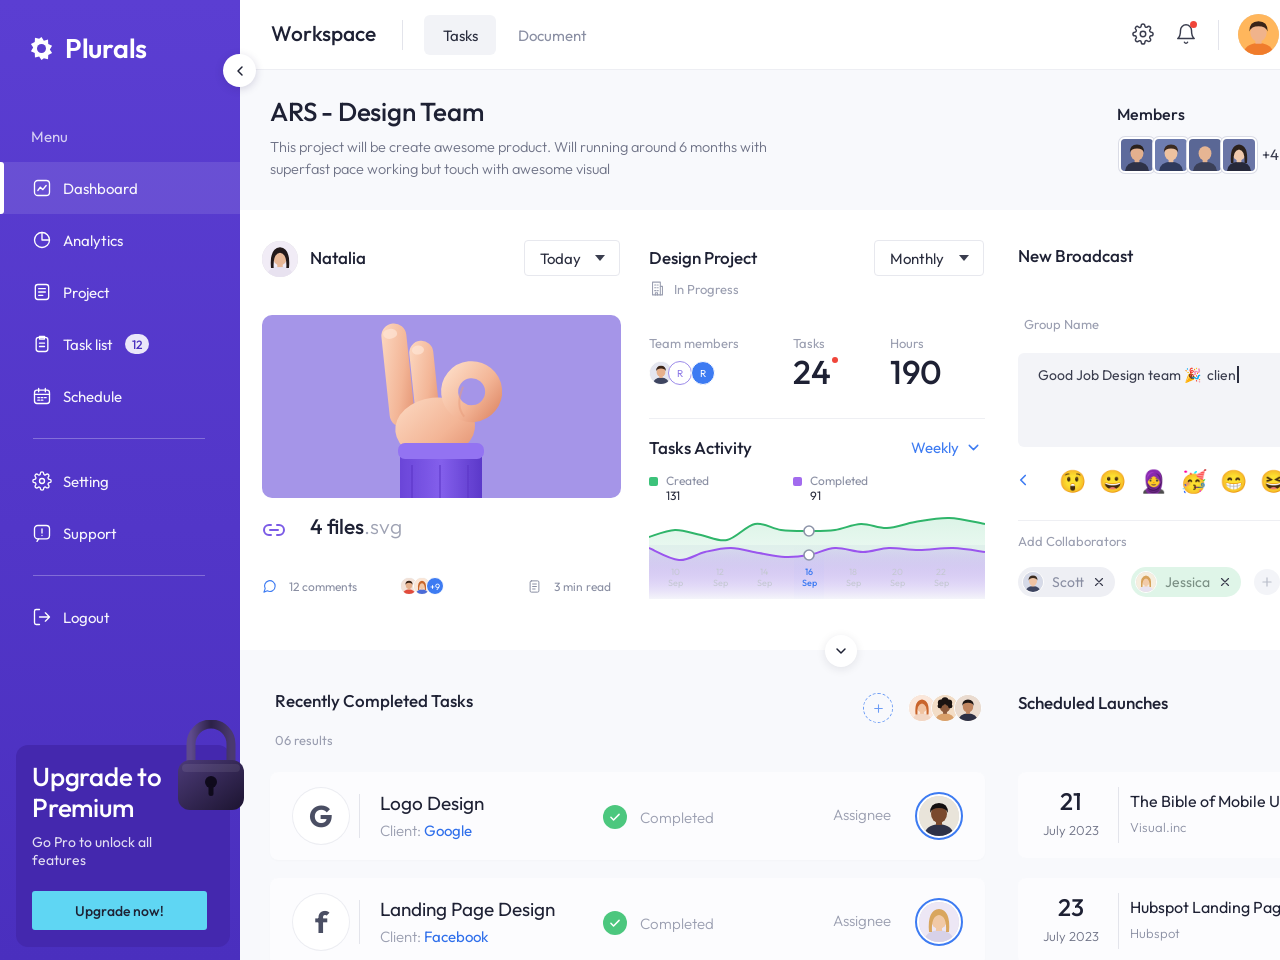
<file: 2026/11/week1/Main/plurals_dashboard.html>
<!doctype html>
<html lang="en"><head><meta charset="utf-8"><meta name="viewport" content="width=device-width,initial-scale=1">
<title>Plurals Workspace Dashboard</title>
<link href="https://fonts.googleapis.com/css2?family=Outfit:wght@300;400;500;600;700&display=swap" rel="stylesheet">
<style>
*{box-sizing:border-box;margin:0;padding:0}
body{background:#E9EAF0;font-family:'Outfit',sans-serif;color:#1E2134;-webkit-font-smoothing:antialiased}
.page{position:relative;width:1445px;height:960px;overflow:hidden;background:#F8F9FC;margin:0 auto}
.abs{position:absolute}
.av{overflow:hidden;flex:none;background:#ddd}
.av svg{display:block}
/* sidebar */
.side{position:absolute;left:0;top:0;width:240px;height:960px;background:linear-gradient(180deg,#5B3ED2 0%,#5236C8 55%,#4A2FBE 100%)}
.brand{position:absolute;left:28px;top:31px;display:flex;align-items:center;gap:10px;color:#fff;font-size:27px;font-weight:600;letter-spacing:-.3px}
.collapse{position:absolute;left:223px;top:54px;width:33px;height:33px;border-radius:50%;background:#fff;box-shadow:0 2px 8px rgba(40,30,90,.18);display:flex;align-items:center;justify-content:center;z-index:5}
.menu-l{position:absolute;left:31px;top:127px;color:rgba(255,255,255,.75);font-size:15px}
.nav{position:absolute;left:0;width:240px;height:52px;display:flex;align-items:center;padding-left:32px;color:#fff;font-size:15px}
.nav.active{background:rgba(255,255,255,.1)}
.nav.active::before{content:"";position:absolute;left:0;top:0;width:4px;height:52px;background:#fff;border-radius:0 3px 3px 0}
.nic{width:20px;height:20px;display:flex}
.nl{margin-left:11px;opacity:.95}
.badge{margin-left:12px;min-width:24px;height:20px;border-radius:10px;background:rgba(255,255,255,.88);color:#4B33BF;font-size:12px;font-weight:500;display:flex;align-items:center;justify-content:center;padding:0 6px}
.sdiv{position:absolute;left:33px;width:172px;height:1px;background:rgba(255,255,255,.28)}
.up{position:absolute;left:16px;top:745px;width:214px;height:202px;border-radius:12px;background:#4428AE}
.up h3{position:absolute;left:16px;top:16px;color:#fff;font-size:26px;font-weight:500;line-height:31px;letter-spacing:-.2px}
.up p{position:absolute;left:16px;top:88px;color:rgba(255,255,255,.85);font-size:14px;line-height:18px;width:150px}
.up .btn{position:absolute;left:16px;top:146px;width:175px;height:39px;border-radius:3px;background:#5FD6F3;color:#1E2134;font-size:14px;font-weight:500;display:flex;align-items:center;justify-content:center}
.lock{position:absolute;left:158px;top:-25px}
/* top bar */
.top{position:absolute;left:240px;top:0;width:1205px;height:70px;background:#fff;border-bottom:1px solid #EDEEF3}
.ws{position:absolute;left:31px;top:20px;font-size:21px;font-weight:500;color:#1E2134}
.vdiv{position:absolute;width:1px;background:#E3E4EB}
.tab{position:absolute;top:15px;height:40px;display:flex;align-items:center;font-size:15px}
.tab.on{left:184px;width:72px;justify-content:center;background:#F2F3F7;border-radius:6px;color:#2A2D3E}
.tab.off{left:278px;color:#8A8FA3}
.topic{position:absolute;top:23px;display:flex}
.dot{position:absolute;border-radius:50%;background:#F0453A}
.uname{position:absolute;left:1051px;top:23px;font-size:17px;font-weight:500}
/* header */
.h1{position:absolute;left:270px;top:95px;font-size:26px;font-weight:500;color:#1E2134;letter-spacing:-.2px}
.desc{position:absolute;left:270px;top:136px;width:520px;font-size:14.5px;line-height:22px;color:#6E7286;font-weight:300}
.mem-l{position:absolute;left:1117px;top:104px;font-size:16px;font-weight:500}
.mem{position:absolute;top:137px}
.mem .av{border:2px solid #fff;box-shadow:0 0 0 1px #DADCE6}
.plus4{position:absolute;left:1262px;top:145px;font-size:15px;color:#3A3D4E}
.invite{position:absolute;left:1309px;top:135px;width:102px;height:39px;background:#141418;border-radius:5px;color:#fff;font-size:16px;display:flex;align-items:center;justify-content:center;gap:7px}
/* middle */
.mid{position:absolute;left:240px;top:210px;width:1205px;height:440px;background:#fff}
.lbl{position:absolute;font-size:17px;font-weight:500;color:#1E2134}
.dd{position:absolute;top:240px;height:36px;border:1px solid #E7E8EE;border-radius:4px;background:#fff;display:flex;align-items:center;justify-content:space-between;padding:0 14px 0 15px;font-size:15px;color:#2A2D3E}
.img{position:absolute;left:262px;top:315px;width:359px;height:183px;border-radius:10px;background:#A595E8;overflow:hidden}
.files{position:absolute;left:310px;top:513px;font-size:21px;font-weight:500;color:#1E2134}
.files span{color:#9EA2B3;font-weight:300}
.meta{position:absolute;top:579px;font-size:12px;color:#8A8FA3;display:flex;align-items:center;gap:8px}
.mini{position:absolute;display:flex}
.mini .av{border:1.5px solid #fff;margin-left:-5px}
.mini .av:first-child{margin-left:0}
.tiny-l{position:absolute;font-size:13px;color:#9A9EB0}
.big{position:absolute;font-size:33px;font-weight:500;color:#1E2134;letter-spacing:-.5px}
.hr{position:absolute;height:1px;background:#EEEFF3}
.legend{position:absolute;top:473px;font-size:12px;color:#8A8FA3;line-height:15px}
.legend b{display:block;font-weight:400;color:#2A2D3E;margin-left:17px}
.legend i{display:inline-block;width:9px;height:9px;border-radius:2px;margin-right:8px;vertical-align:-1px}
.chart{position:absolute;left:649px;top:505px}
.weekly{position:absolute;left:911px;top:438px;color:#3D7BF2;font-size:15px;display:flex;align-items:center;gap:6px}
.ta{position:absolute;left:1018px;top:353px;width:387px;height:94px;border-radius:6px;background:#F3F4F8;padding:13px 20px;font-size:14px;color:#3A3D4E}
.ta .cur{display:inline-block;width:1.5px;height:17px;background:#2A2D3E;vertical-align:-3px;margin-left:1px}
.emo{position:absolute;top:468px;font-size:22px;line-height:26px;width:26px;text-align:center}
.chip{position:absolute;top:567px;height:30px;border-radius:15px;display:flex;align-items:center;gap:8px;padding:0 9px 0 4px;font-size:14px;color:#8A8FA3}
.chip .av{border:1.5px solid #fff}
.addc{position:absolute;left:1254px;top:569px;width:26px;height:26px;border-radius:50%;background:#F3F4F8;display:flex;align-items:center;justify-content:center}
.grip{position:absolute;width:5px;height:5px;border-radius:50%;background:#B7BBC8}
.expand{position:absolute;left:825px;top:635px;width:32px;height:32px;border-radius:50%;background:#fff;box-shadow:0 2px 10px rgba(30,33,52,.1);display:flex;align-items:center;justify-content:center}
/* bottom */
.res{position:absolute;left:275px;top:732px;font-size:13px;color:#9A9EB0}
.dashc{position:absolute;left:863px;top:693px;width:30px;height:30px;border-radius:50%;border:1.5px dashed #6C9CF5;display:flex;align-items:center;justify-content:center}
.row{position:absolute;left:270px;width:715px;height:88px;background:#FCFCFE;border-radius:8px;box-shadow:0 1px 2px rgba(30,33,52,.02)}
.lg{position:absolute;left:23px;top:16px;width:56px;height:56px;border-radius:50%;background:#fff;box-shadow:0 0 0 1px #ECEDF2;display:flex;align-items:center;justify-content:center;font-size:30px;font-weight:700;color:#4A4E63}
.rdiv{position:absolute;left:89px;top:22px;width:1px;height:44px;background:#E3E4EB}
.rt{position:absolute;left:110px;top:19px;font-size:19px;font-weight:400;color:#1E2134}
.rc{position:absolute;left:110px;top:49px;font-size:15px;color:#9A9EB0;font-weight:300}
.rc span{color:#2F6FEB;font-weight:400}
.st{position:absolute;left:333px;top:33px;display:flex;align-items:center;gap:13px;font-size:15px;color:#9A9EB0;font-weight:300}
.ok{width:24px;height:24px;border-radius:50%;background:#4CC77E;display:flex;align-items:center;justify-content:center}
.asg{position:absolute;left:563px;top:33px;font-size:15px;color:#9A9EB0;font-weight:300}
.ring{position:absolute;left:645px;top:20px;width:48px;height:48px;border-radius:50%;border:2px solid #3D7BF2;padding:2px;background:#fff}
.srow{position:absolute;left:1018px;width:387px;height:86px;background:#FCFCFE;border-radius:8px}
.sd{position:absolute;left:25px;top:14px;width:56px;text-align:center}
.sd b{display:block;font-size:24px;font-weight:500;color:#1E2134;line-height:30px}
.sd span{display:block;font-size:13px;color:#6E7286;margin-top:6px;font-weight:300}
.sdv{position:absolute;left:100px;top:15px;width:1px;height:56px;background:#E3E4EB}
.stt{position:absolute;left:112px;top:19px;font-size:16px;color:#1E2134}
.sts{position:absolute;left:112px;top:47px;font-size:13px;color:#8A8FA3;font-weight:300}
</style></head>
<body>
<div class="page" id="plurals-dashboard">

 <!-- Sidebar -->
 <aside class="side">
  <div class="brand"><svg width="27" height="27" viewBox="0 0 24 24"><path fill="#fff" d="M12 1.8l2.1 3.2 3.7-.9.2 3.8 3.4 1.7-2 3.2 2 3.2-3.4 1.7-.2 3.8-3.7-.9L12 22.2 9.9 19l-3.7.9-.2-3.8-3.4-1.7 2-3.2-2-3.2 3.4-1.7.2-3.8 3.7.9z"/><circle cx="12" cy="12" r="4" fill="#5A3DCD"/></svg><span>Plurals</span></div>
  <div class="menu-l">Menu</div>
  <div class="nav active" style="top:162px"><span class="nic"><svg width="20" height="20" viewBox="0 0 24 24" fill="none" stroke="#fff" stroke-width="1.6" stroke-linecap="round" stroke-linejoin="round"><rect x="3" y="3" width="18" height="18" rx="4"/><path d="M7 15l3-4 3 3 4-5"/></svg></span><span class="nl">Dashboard</span></div><div class="nav" style="top:214px"><span class="nic"><svg width="20" height="20" viewBox="0 0 24 24" fill="none" stroke="#fff" stroke-width="1.6" stroke-linecap="round" stroke-linejoin="round"><circle cx="12" cy="12" r="9"/><path d="M12 3v9h9"/></svg></span><span class="nl">Analytics</span></div><div class="nav" style="top:266px"><span class="nic"><svg width="20" height="20" viewBox="0 0 24 24" fill="none" stroke="#fff" stroke-width="1.6" stroke-linecap="round" stroke-linejoin="round"><rect x="4" y="3" width="16" height="18" rx="3"/><path d="M8 8h8M8 12h8M8 16h5"/></svg></span><span class="nl">Project</span></div><div class="nav" style="top:318px"><span class="nic"><svg width="20" height="20" viewBox="0 0 24 24" fill="none" stroke="#fff" stroke-width="1.6" stroke-linecap="round" stroke-linejoin="round"><rect x="5" y="4" width="14" height="17" rx="3"/><path d="M9 3h6v3H9zM9 11h6M9 15h6"/></svg></span><span class="nl">Task list</span><span class="badge">12</span></div><div class="nav" style="top:370px"><span class="nic"><svg width="20" height="20" viewBox="0 0 24 24" fill="none" stroke="#fff" stroke-width="1.6" stroke-linecap="round" stroke-linejoin="round"><rect x="3" y="5" width="18" height="16" rx="3"/><path d="M3 10h18M8 3v4M16 3v4M7 14h2M11 14h2M15 14h2M7 17h2M11 17h2"/></svg></span><span class="nl">Schedule</span></div><div class="nav" style="top:455px"><span class="nic"><svg width="20" height="20" viewBox="0 0 24 24" fill="none" stroke="#fff" stroke-width="1.6" stroke-linecap="round" stroke-linejoin="round"><circle cx="12" cy="12" r="3"/><path d="M19.4 15a1.65 1.65 0 0 0 .33 1.82l.06.06a2 2 0 1 1-2.83 2.83l-.06-.06a1.65 1.65 0 0 0-1.82-.33 1.65 1.65 0 0 0-1 1.51V21a2 2 0 1 1-4 0v-.09A1.65 1.65 0 0 0 9 19.4a1.65 1.65 0 0 0-1.82.33l-.06.06a2 2 0 1 1-2.83-2.83l.06-.06A1.65 1.65 0 0 0 4.68 15a1.65 1.65 0 0 0-1.51-1H3a2 2 0 1 1 0-4h.09A1.65 1.65 0 0 0 4.6 9a1.65 1.65 0 0 0-.33-1.82l-.06-.06a2 2 0 1 1 2.83-2.83l.06.06A1.65 1.65 0 0 0 9 4.68a1.65 1.65 0 0 0 1-1.51V3a2 2 0 1 1 4 0v.09a1.65 1.65 0 0 0 1 1.51 1.65 1.65 0 0 0 1.82-.33l.06-.06a2 2 0 1 1 2.83 2.83l-.06.06A1.65 1.65 0 0 0 19.4 9a1.65 1.65 0 0 0 1.51 1H21a2 2 0 1 1 0 4h-.09a1.65 1.65 0 0 0-1.51 1z"/></svg></span><span class="nl">Setting</span></div><div class="nav" style="top:507px"><span class="nic"><svg width="20" height="20" viewBox="0 0 24 24" fill="none" stroke="#fff" stroke-width="1.6" stroke-linecap="round" stroke-linejoin="round"><rect x="3" y="3" width="18" height="16" rx="4"/><path d="M8 19l-2 3M12 7v5M12 15h.01"/></svg></span><span class="nl">Support</span></div><div class="nav" style="top:591px"><span class="nic"><svg width="20" height="20" viewBox="0 0 24 24" fill="none" stroke="#fff" stroke-width="1.6" stroke-linecap="round" stroke-linejoin="round"><path d="M9 21H5a2 2 0 0 1-2-2V5a2 2 0 0 1 2-2h4M16 17l5-5-5-5M21 12H9"/></svg></span><span class="nl">Logout</span></div>
  <div class="sdiv" style="top:438px"></div>
  <div class="sdiv" style="top:575px"></div>
  <div class="up">
   <svg width="74" height="92" viewBox="0 0 74 92" class="lock">
<defs>
 <linearGradient id="lb" x1="0" y1="0" x2="1" y2="1"><stop offset="0" stop-color="#4C3B78"/><stop offset="1" stop-color="#1C1430"/></linearGradient>
 <linearGradient id="ls" x1="0" y1="0" x2="1" y2="0"><stop offset="0" stop-color="#5E4A8C"/><stop offset=".5" stop-color="#2C2147"/><stop offset="1" stop-color="#4A3970"/></linearGradient>
</defs>
<path d="M17 44 V24 a20 20 0 0 1 40 0 V44" fill="none" stroke="url(#ls)" stroke-width="9" stroke-linecap="round"/>
<rect x="4" y="40" width="66" height="50" rx="12" fill="url(#lb)"/>
<rect x="8" y="44" width="58" height="8" rx="4" fill="#fff" opacity=".08"/>
<circle cx="37" cy="62" r="6" fill="#0F0A1C"/><rect x="34.5" y="64" width="5" height="12" rx="2.5" fill="#0F0A1C"/>
</svg>
   <h3>Upgrade to<br>Premium</h3>
   <p>Go Pro to unlock all features</p>
   <div class="btn">Upgrade now!</div>
  </div>
 </aside>
 <div class="collapse"><svg width="16" height="16" viewBox="0 0 24 24" fill="none" stroke="#1E2134" stroke-width="2.2" stroke-linecap="round" stroke-linejoin="round"><path d="M15 18l-6-6 6-6"/></svg></div>

 <!-- Top bar -->
 <header class="top">
  <div class="ws">Workspace</div>
  <div class="vdiv" style="left:162px;top:20px;height:30px"></div>
  <div class="tab on">Tasks</div>
  <div class="tab off">Document</div>
  <div class="topic" style="left:892px"><svg width="22" height="22" viewBox="0 0 24 24" fill="none" stroke="#3A3D4E" stroke-width="1.6" stroke-linecap="round" stroke-linejoin="round"><circle cx="12" cy="12" r="3"/><path d="M19.4 15a1.65 1.65 0 0 0 .33 1.82l.06.06a2 2 0 1 1-2.83 2.83l-.06-.06a1.65 1.65 0 0 0-1.82-.33 1.65 1.65 0 0 0-1 1.51V21a2 2 0 1 1-4 0v-.09A1.65 1.65 0 0 0 9 19.4a1.65 1.65 0 0 0-1.82.33l-.06.06a2 2 0 1 1-2.83-2.83l.06-.06A1.65 1.65 0 0 0 4.68 15a1.65 1.65 0 0 0-1.51-1H3a2 2 0 1 1 0-4h.09A1.65 1.65 0 0 0 4.6 9a1.65 1.65 0 0 0-.33-1.82l-.06-.06a2 2 0 1 1 2.83-2.83l.06.06A1.65 1.65 0 0 0 9 4.68a1.65 1.65 0 0 0 1-1.51V3a2 2 0 1 1 4 0v.09a1.65 1.65 0 0 0 1 1.51 1.65 1.65 0 0 0 1.82-.33l.06-.06a2 2 0 1 1 2.83 2.83l-.06.06A1.65 1.65 0 0 0 19.4 9a1.65 1.65 0 0 0 1.51 1H21a2 2 0 1 1 0 4h-.09a1.65 1.65 0 0 0-1.51 1z"/></svg></div>
  <div class="topic" style="left:935px"><svg width="22" height="22" viewBox="0 0 24 24" fill="none" stroke="#3A3D4E" stroke-width="1.6" stroke-linecap="round" stroke-linejoin="round"><path d="M18 8A6 6 0 0 0 6 8c0 7-3 9-3 9h18s-3-2-3-9M13.73 21a2 2 0 0 1-3.46 0"/></svg></div>
  <div class="dot" style="left:950px;top:21px;width:7px;height:7px"></div>
  <div class="vdiv" style="left:978px;top:20px;height:30px"></div>
  <div class="abs" style="left:998px;top:14px"><div class="av" style="width:41px;height:41px;border-radius:50%;"><svg viewBox="0 0 40 40" width="100%" height="100%"><rect width="40" height="40" fill="#FFB65C"/><path d="M5 40 Q6 29 20 28 Q34 29 35 40Z" fill="#F07C2C"/><rect x="17" y="22" width="6" height="7" fill="#F0B38B"/><ellipse cx="20" cy="18" rx="8" ry="9" fill="#F0B38B"/><path d="M11 17 Q11 7 20 7 Q29 7 29 17 Q27 12 20 12 Q13 12 11 17Z" fill="#3A2418"/></svg></div></div>
  <div class="uname">AR Shakir</div>
  <div class="topic" style="left:1150px;top:24px"><svg width="20" height="20" viewBox="0 0 24 24" fill="none" stroke="#3A3D4E" stroke-width="1.8" stroke-linecap="round" stroke-linejoin="round"><path d="M6 9l6 6 6-6"/></svg></div>
 </header>

 <!-- Project header -->
 <h1 class="h1">ARS - Design Team</h1>
 <p class="desc">This project will be create awesome product. Will running around 6 months with superfast pace working but touch with awesome visual</p>
 <div class="mem-l">Members</div>
 <div class="mem" style="left:1119px"><div class="av" style="width:36px;height:36px;border-radius:6px;"><svg viewBox="0 0 40 40" width="100%" height="100%"><rect width="40" height="40" fill="#5E6B9C"/><path d="M5 40 Q6 29 20 28 Q34 29 35 40Z" fill="#2E3248"/><rect x="17" y="22" width="6" height="7" fill="#E3B08E"/><ellipse cx="20" cy="18" rx="8" ry="9" fill="#E3B08E"/><path d="M11 17 Q11 7 20 7 Q29 7 29 17 Q27 12 20 12 Q13 12 11 17Z" fill="#2A211C"/></svg></div></div>
 <div class="mem" style="left:1153px"><div class="av" style="width:36px;height:36px;border-radius:6px;"><svg viewBox="0 0 40 40" width="100%" height="100%"><rect width="40" height="40" fill="#6E7DB0"/><path d="M5 40 Q6 29 20 28 Q34 29 35 40Z" fill="#2F3A5C"/><rect x="17" y="22" width="6" height="7" fill="#EEC2A0"/><ellipse cx="20" cy="18" rx="8" ry="9" fill="#EEC2A0"/><path d="M11 17 Q11 7 20 7 Q29 7 29 17 Q27 12 20 12 Q13 12 11 17Z" fill="#3B2B22"/></svg></div></div>
 <div class="mem" style="left:1187px"><div class="av" style="width:36px;height:36px;border-radius:6px;"><svg viewBox="0 0 40 40" width="100%" height="100%"><rect width="40" height="40" fill="#5A6795"/><path d="M5 40 Q6 29 20 28 Q34 29 35 40Z" fill="#3A3F57"/><rect x="17" y="22" width="6" height="7" fill="#E6B593"/><ellipse cx="20" cy="18" rx="8" ry="9" fill="#E6B593"/></svg></div></div>
 <div class="mem" style="left:1221px"><div class="av" style="width:36px;height:36px;border-radius:6px;"><svg viewBox="0 0 40 40" width="100%" height="100%"><rect width="40" height="40" fill="#6A75A6"/><path d="M5 40 Q6 29 20 28 Q34 29 35 40Z" fill="#26283A"/><rect x="17" y="22" width="6" height="7" fill="#F0C9AD"/><ellipse cx="20" cy="18" rx="8" ry="9" fill="#F0C9AD"/><path d="M10 30 Q8 8 20 7 Q32 8 30 30 L27 30 Q28 14 20 13 Q12 14 13 30Z" fill="#2B201B"/></svg></div></div>
 <div class="plus4">+4</div>
 <div class="invite"><svg width="18" height="18" viewBox="0 0 24 24" fill="none" stroke="#fff" stroke-width="1.7" stroke-linecap="round" stroke-linejoin="round"><circle cx="12" cy="7" r="4"/><path d="M5 21v-2a7 7 0 0 1 14 0v2"/></svg><span>Invite</span></div>

 <!-- Middle band -->
 <section class="mid"></section>

 <!-- Col 1 -->
 <div class="abs" style="left:262px;top:241px"><div class="av" style="width:36px;height:36px;border-radius:50%;"><svg viewBox="0 0 40 40" width="100%" height="100%"><rect width="40" height="40" fill="#F1ECF6"/><path d="M5 40 Q6 29 20 28 Q34 29 35 40Z" fill="#E8E2F0"/><rect x="17" y="22" width="6" height="7" fill="#E8B898"/><ellipse cx="20" cy="18" rx="8" ry="9" fill="#E8B898"/><path d="M10 30 Q8 8 20 7 Q32 8 30 30 L27 30 Q28 14 20 13 Q12 14 13 30Z" fill="#22191A"/></svg></div></div>
 <div class="lbl" style="left:310px;top:247px">Natalia</div>
 <div class="dd" style="left:524px;width:96px"><span>Today</span><svg width="10" height="6" viewBox="0 0 10 6"><path d="M0 0h10L5 6z" fill="#3A3D4E"/></svg></div>
 <div class="img"><svg width="359" height="183" viewBox="0 0 359 183">
<defs>
 <linearGradient id="sk" x1="0" y1="0" x2="1" y2="1"><stop offset="0" stop-color="#FCD9C2"/><stop offset=".6" stop-color="#F3B596"/><stop offset="1" stop-color="#E2906F"/></linearGradient>
 <linearGradient id="sl" x1="0" y1="0" x2="1" y2="0"><stop offset="0" stop-color="#6A45D8"/><stop offset=".5" stop-color="#8460EC"/><stop offset="1" stop-color="#5B38C9"/></linearGradient>
</defs>
<g transform="rotate(-6 180 120)">
 <rect x="130" y="4" width="25" height="104" rx="12.5" fill="url(#sk)"/>
 <rect x="156" y="24" width="24" height="88" rx="12" fill="url(#sk)"/>
 <ellipse cx="174" cy="112" rx="40" ry="30" fill="url(#sk)"/>
 <circle cx="214" cy="80" r="22" fill="none" stroke="url(#sk)" stroke-width="17"/>
 <path d="M204 104 Q196 92 206 74" stroke="#E79C7C" stroke-width="2" fill="none" opacity=".5"/>
 <ellipse cx="139" cy="14" rx="7" ry="5" fill="#FFE6D6" opacity=".7"/>
 <ellipse cx="165" cy="33" rx="6" ry="4.5" fill="#FFE6D6" opacity=".7"/>
</g>
<rect x="138" y="132" width="82" height="60" rx="8" fill="url(#sl)"/>
<rect x="136" y="128" width="86" height="16" rx="7" fill="#9373F2"/>
<path d="M150 150 v40 M178 150 v40 M206 150 v40" stroke="#5C36C6" stroke-width="2" opacity=".55"/>
</svg></div>
 <div class="abs" style="left:262px;top:518px"><svg width="24" height="24" viewBox="0 0 24 24" fill="none" stroke="#7B5BE6" stroke-width="2" stroke-linecap="round" stroke-linejoin="round"><path d="M9 17H7A5 5 0 0 1 7 7h2M15 7h2a5 5 0 0 1 0 10h-2M8 12h8"/></svg></div>
 <div class="files">4 files<span>.svg</span></div>
 <div class="meta" style="left:262px"><svg width="15" height="15" viewBox="0 0 24 24" fill="none" stroke="#3D7BF2" stroke-width="1.8" stroke-linecap="round" stroke-linejoin="round"><path d="M21 11.5a8.4 8.4 0 0 1-12.4 7.4L3 21l2.1-5.6A8.5 8.5 0 1 1 21 11.5z"/></svg><span style="margin-left:4px">12 comments</span></div>
 <div class="mini" style="left:400px;top:577px"><div class="av" style="width:18px;height:18px;border-radius:50%;"><svg viewBox="0 0 40 40" width="100%" height="100%"><rect width="40" height="40" fill="#F3E2D8"/><path d="M5 40 Q6 29 20 28 Q34 29 35 40Z" fill="#E14B3B"/><rect x="17" y="22" width="6" height="7" fill="#E5B08C"/><ellipse cx="20" cy="18" rx="8" ry="9" fill="#E5B08C"/><path d="M11 17 Q11 7 20 7 Q29 7 29 17 Q27 12 20 12 Q13 12 11 17Z" fill="#3B2418"/></svg></div><div class="av" style="width:18px;height:18px;border-radius:50%;"><svg viewBox="0 0 40 40" width="100%" height="100%"><rect width="40" height="40" fill="#FBE6D6"/><path d="M5 40 Q6 29 20 28 Q34 29 35 40Z" fill="#4A6BD8"/><rect x="17" y="22" width="6" height="7" fill="#F2C8A8"/><ellipse cx="20" cy="18" rx="8" ry="9" fill="#F2C8A8"/><path d="M10 30 Q8 8 20 7 Q32 8 30 30 L27 30 Q28 14 20 13 Q12 14 13 30Z" fill="#C8662C"/></svg></div><div class="av" style="width:18px;height:18px;border-radius:50%;background:#3D7BF2;display:flex;align-items:center;justify-content:center;color:#fff;font-size:9px">+9</div></div>
 <div class="meta" style="left:527px"><svg width="15" height="15" viewBox="0 0 24 24" fill="none" stroke="#8A8FA3" stroke-width="1.6" stroke-linecap="round" stroke-linejoin="round"><rect x="5" y="3" width="14" height="18" rx="2"/><path d="M9 8h6M9 12h6M9 16h4"/></svg><span style="margin-left:4px">3 min read</span></div>

 <!-- Col 2 -->
 <div class="lbl" style="left:649px;top:247px">Design Project</div>
 <div class="dd" style="left:874px;width:110px"><span>Monthly</span><svg width="10" height="6" viewBox="0 0 10 6"><path d="M0 0h10L5 6z" fill="#3A3D4E"/></svg></div>
 <div class="abs" style="left:649px;top:280px;display:flex;align-items:center;gap:8px;font-size:13px;color:#9A9EB0"><svg width="17" height="17" viewBox="0 0 24 24" fill="none" stroke="#9A9EB0" stroke-width="1.5" stroke-linecap="round" stroke-linejoin="round"><rect x="5" y="3" width="11" height="18"/><path d="M16 9h3v12h-3M8 7h2M8 11h2M8 15h2M12 7h1M12 11h1M12 15h1M9 21v-3h3v3"/></svg><span>In Progress</span></div>
 <div class="tiny-l" style="left:649px;top:335px">Team members</div>
 <div class="tiny-l" style="left:793px;top:335px">Tasks</div>
 <div class="tiny-l" style="left:890px;top:335px">Hours</div>
 <div class="mini" style="left:649px;top:361px"><div class="av" style="width:24px;height:24px;border-radius:50%;"><svg viewBox="0 0 40 40" width="100%" height="100%"><rect width="40" height="40" fill="#E4E6F0"/><path d="M5 40 Q6 29 20 28 Q34 29 35 40Z" fill="#3E4560"/><rect x="17" y="22" width="6" height="7" fill="#E6B08C"/><ellipse cx="20" cy="18" rx="8" ry="9" fill="#E6B08C"/><path d="M11 17 Q11 7 20 7 Q29 7 29 17 Q27 12 20 12 Q13 12 11 17Z" fill="#3A2418"/></svg></div><div class="av" style="width:24px;height:24px;border-radius:50%;background:#fff;border:1.5px solid #9C8BEA;display:flex;align-items:center;justify-content:center;color:#8C78E6;font-size:10px;margin-left:-5px">R</div><div class="av" style="width:24px;height:24px;border-radius:50%;background:#3D7BF2;border:1.5px solid #fff;display:flex;align-items:center;justify-content:center;color:#fff;font-size:10px;margin-left:-1px">R</div></div>
 <div class="big" style="left:793px;top:351px">24</div>
 <div class="dot" style="left:832px;top:357px;width:6px;height:6px"></div>
 <div class="big" style="left:890px;top:351px">190</div>
 <div class="hr" style="left:649px;top:418px;width:336px"></div>
 <div class="lbl" style="left:649px;top:437px">Tasks Activity</div>
 <div class="weekly">Weekly<svg width="17" height="17" viewBox="0 0 24 24" fill="none" stroke="#3D7BF2" stroke-width="2" stroke-linecap="round" stroke-linejoin="round"><path d="M6 9l6 6 6-6"/></svg></div>
 <div class="legend" style="left:649px"><i style="background:#3CC27A"></i>Created<b>131</b></div>
 <div class="legend" style="left:793px"><i style="background:#A26BEE"></i>Completed<b>91</b></div>
 <svg class="chart" width="336" height="94" viewBox="0 0 336 94">
<defs>
 <linearGradient id="gf" x1="0" y1="0" x2="0" y2="1"><stop offset="0" stop-color="#3CC27A" stop-opacity=".18"/><stop offset="1" stop-color="#3CC27A" stop-opacity="0"/></linearGradient>
 <linearGradient id="pf" x1="0" y1="0" x2="0" y2="1"><stop offset="0" stop-color="#9A62F0" stop-opacity=".16"/><stop offset="1" stop-color="#F4F5FA" stop-opacity=".9"/></linearGradient>
 <linearGradient id="hl" x1="0" y1="0" x2="0" y2="1"><stop offset="0" stop-color="#E9F0FE" stop-opacity="0"/><stop offset="1" stop-color="#E3ECFD"/></linearGradient>
</defs>
<rect x="0" y="40" width="336" height="54" fill="#F5F6FA"/>
<rect x="145" y="40" width="30" height="54" fill="url(#hl)"/>
<path d="M0,32 C4.3,30.8 17.3,25.3 26,25 C34.7,24.7 43.3,28.3 52,30 C60.7,31.7 69.0,36.8 78,35 C87.0,33.2 97.0,20.7 106,19 C115.0,17.3 123.0,23.8 132,25 C141.0,26.2 151.0,26.0 160,26 C169.0,26.0 177.3,26.2 186,25 C194.7,23.8 203.3,19.3 212,19 C220.7,18.7 229.0,23.3 238,23 C247.0,22.7 255.7,18.7 266,17 C276.3,15.3 288.3,12.7 300,13 C311.7,13.3 330.0,18.0 336,19 L336,94 L0,94Z" fill="url(#gf)"/>
<path d="M0,43 C5.0,45.0 20.7,54.3 30,55 C39.3,55.7 47.3,49.0 56,47 C64.7,45.0 73.0,42.8 82,43 C91.0,43.2 101.0,46.5 110,48 C119.0,49.5 127.7,51.7 136,52 C144.3,52.3 151.7,51.5 160,50 C168.3,48.5 177.0,43.5 186,43 C195.0,42.5 205.0,47.0 214,47 C223.0,47.0 230.7,43.3 240,43 C249.3,42.7 259.3,45.0 270,45 C280.7,45.0 293.0,42.7 304,43 C315.0,43.3 330.7,46.3 336,47 L336,94 L0,94Z" fill="url(#pf)"/>
<path d="M0,32 C4.3,30.8 17.3,25.3 26,25 C34.7,24.7 43.3,28.3 52,30 C60.7,31.7 69.0,36.8 78,35 C87.0,33.2 97.0,20.7 106,19 C115.0,17.3 123.0,23.8 132,25 C141.0,26.2 151.0,26.0 160,26 C169.0,26.0 177.3,26.2 186,25 C194.7,23.8 203.3,19.3 212,19 C220.7,18.7 229.0,23.3 238,23 C247.0,22.7 255.7,18.7 266,17 C276.3,15.3 288.3,12.7 300,13 C311.7,13.3 330.0,18.0 336,19" fill="none" stroke="#2FB56A" stroke-width="2"/>
<path d="M0,43 C5.0,45.0 20.7,54.3 30,55 C39.3,55.7 47.3,49.0 56,47 C64.7,45.0 73.0,42.8 82,43 C91.0,43.2 101.0,46.5 110,48 C119.0,49.5 127.7,51.7 136,52 C144.3,52.3 151.7,51.5 160,50 C168.3,48.5 177.0,43.5 186,43 C195.0,42.5 205.0,47.0 214,47 C223.0,47.0 230.7,43.3 240,43 C249.3,42.7 259.3,45.0 270,45 C280.7,45.0 293.0,42.7 304,43 C315.0,43.3 330.7,46.3 336,47" fill="none" stroke="#9A55EE" stroke-width="2"/>
<text x="26" y="70" text-anchor="middle" font-size="9" fill="#C5C8D3" font-weight="400">10</text><text x="26" y="81" text-anchor="middle" font-size="9" fill="#C5C8D3" font-weight="400">Sep</text><text x="71" y="70" text-anchor="middle" font-size="9" fill="#C5C8D3" font-weight="400">12</text><text x="71" y="81" text-anchor="middle" font-size="9" fill="#C5C8D3" font-weight="400">Sep</text><text x="115" y="70" text-anchor="middle" font-size="9" fill="#C5C8D3" font-weight="400">14</text><text x="115" y="81" text-anchor="middle" font-size="9" fill="#C5C8D3" font-weight="400">Sep</text><text x="160" y="70" text-anchor="middle" font-size="9" fill="#3D7BF2" font-weight="500">16</text><text x="160" y="81" text-anchor="middle" font-size="9" fill="#3D7BF2" font-weight="500">Sep</text><text x="204" y="70" text-anchor="middle" font-size="9" fill="#C5C8D3" font-weight="400">18</text><text x="204" y="81" text-anchor="middle" font-size="9" fill="#C5C8D3" font-weight="400">Sep</text><text x="248" y="70" text-anchor="middle" font-size="9" fill="#C5C8D3" font-weight="400">20</text><text x="248" y="81" text-anchor="middle" font-size="9" fill="#C5C8D3" font-weight="400">Sep</text><text x="292" y="70" text-anchor="middle" font-size="9" fill="#C5C8D3" font-weight="400">22</text><text x="292" y="81" text-anchor="middle" font-size="9" fill="#C5C8D3" font-weight="400">Sep</text>
<circle cx="160" cy="26" r="5" fill="#fff" stroke="#8C93A8" stroke-width="1.6"/>
<circle cx="160" cy="50" r="5" fill="#fff" stroke="#8C93A8" stroke-width="1.6"/>
</svg>

 <!-- Col 3 -->
 <div class="lbl" style="left:1018px;top:245px">New Broadcast</div>
 <div class="dd" style="left:1287px;width:118px"><span>Everyone</span><svg width="10" height="6" viewBox="0 0 10 6"><path d="M0 0h10L5 6z" fill="#3A3D4E"/></svg></div>
 <div class="tiny-l" style="left:1024px;top:316px">Group Name</div>
 <div class="ta">Good Job Design team 🎉 &nbsp;clien<span class="cur"></span></div>
 <div class="abs" style="left:1014px;top:471px"><svg width="18" height="18" viewBox="0 0 24 24" fill="none" stroke="#3D7BF2" stroke-width="2.2" stroke-linecap="round" stroke-linejoin="round"><path d="M15 18l-6-6 6-6"/></svg></div>
 <span class="emo" style="left:1059px">😲</span><span class="emo" style="left:1099px">😀</span><span class="emo" style="left:1140px">🧕</span><span class="emo" style="left:1180px">🥳</span><span class="emo" style="left:1220px">😁</span><span class="emo" style="left:1260px">😆</span><span class="emo" style="left:1301px">🔥</span><span class="emo" style="left:1341px">🎉</span>
 <div class="abs" style="left:1390px;top:471px"><svg width="18" height="18" viewBox="0 0 24 24" fill="none" stroke="#3D7BF2" stroke-width="2.2" stroke-linecap="round" stroke-linejoin="round"><path d="M9 18l6-6-6-6"/></svg></div>
 <div class="hr" style="left:1018px;top:520px;width:387px"></div>
 <div class="tiny-l" style="left:1018px;top:533px">Add Collaborators</div>
 <div class="chip" style="left:1018px;background:#EEEFF4"><div class="av" style="width:22px;height:22px;border-radius:50%;"><svg viewBox="0 0 40 40" width="100%" height="100%"><rect width="40" height="40" fill="#D6DAE8"/><path d="M5 40 Q6 29 20 28 Q34 29 35 40Z" fill="#3E4560"/><rect x="17" y="22" width="6" height="7" fill="#EFC3A3"/><ellipse cx="20" cy="18" rx="8" ry="9" fill="#EFC3A3"/><path d="M11 17 Q11 7 20 7 Q29 7 29 17 Q27 12 20 12 Q13 12 11 17Z" fill="#3A2A1E"/></svg></div><span>Scott</span><svg width="14" height="14" viewBox="0 0 24 24" fill="none" stroke="#3A3D4E" stroke-width="2" stroke-linecap="round" stroke-linejoin="round"><path d="M18 6L6 18M6 6l12 12"/></svg></div>
 <div class="chip" style="left:1131px;background:#DFF5E8"><div class="av" style="width:22px;height:22px;border-radius:50%;"><svg viewBox="0 0 40 40" width="100%" height="100%"><rect width="40" height="40" fill="#F6EEDF"/><path d="M5 40 Q6 29 20 28 Q34 29 35 40Z" fill="#E8E2F0"/><rect x="17" y="22" width="6" height="7" fill="#F2CBAA"/><ellipse cx="20" cy="18" rx="8" ry="9" fill="#F2CBAA"/><path d="M10 30 Q8 8 20 7 Q32 8 30 30 L27 30 Q28 14 20 13 Q12 14 13 30Z" fill="#D7A25A"/></svg></div><span style="color:#7A8F84">Jessica</span><svg width="14" height="14" viewBox="0 0 24 24" fill="none" stroke="#3A3D4E" stroke-width="2" stroke-linecap="round" stroke-linejoin="round"><path d="M18 6L6 18M6 6l12 12"/></svg></div>
 <div class="addc"><svg width="14" height="14" viewBox="0 0 24 24" fill="none" stroke="#B7BBC8" stroke-width="2" stroke-linecap="round" stroke-linejoin="round"><path d="M12 5v14M5 12h14"/></svg></div>
 <div class="grip" style="left:1379px;top:568px"></div><div class="grip" style="left:1401px;top:568px"></div>
 <div class="grip" style="left:1379px;top:588px"></div><div class="grip" style="left:1401px;top:588px"></div>

 <div class="expand"><svg width="16" height="16" viewBox="0 0 24 24" fill="none" stroke="#1E2134" stroke-width="2.2" stroke-linecap="round" stroke-linejoin="round"><path d="M6 9l6 6 6-6"/></svg></div>

 <!-- Recently Completed Tasks -->
 <div class="lbl" style="left:275px;top:690px">Recently Completed Tasks</div>
 <div class="res">06 results</div>
 <div class="dashc"><svg width="13" height="13" viewBox="0 0 24 24" fill="none" stroke="#6C9CF5" stroke-width="2" stroke-linecap="round" stroke-linejoin="round"><path d="M12 5v14M5 12h14"/></svg></div>
 <div class="mini" style="left:908px;top:694px"><div class="av" style="width:28px;height:28px;border-radius:50%;"><svg viewBox="0 0 40 40" width="100%" height="100%"><rect width="40" height="40" fill="#FBE7DA"/><path d="M5 40 Q6 29 20 28 Q34 29 35 40Z" fill="#F2D6C4"/><rect x="17" y="22" width="6" height="7" fill="#F0C2A0"/><ellipse cx="20" cy="18" rx="8" ry="9" fill="#F0C2A0"/><path d="M10 30 Q8 8 20 7 Q32 8 30 30 L27 30 Q28 14 20 13 Q12 14 13 30Z" fill="#C9642B"/></svg></div><div class="av" style="width:28px;height:28px;border-radius:50%;"><svg viewBox="0 0 40 40" width="100%" height="100%"><rect width="40" height="40" fill="#F3DDC6"/><path d="M5 40 Q6 29 20 28 Q34 29 35 40Z" fill="#D9A06A"/><rect x="17" y="22" width="6" height="7" fill="#8C5A3C"/><ellipse cx="20" cy="18" rx="8" ry="9" fill="#8C5A3C"/><circle cx="14" cy="12" r="5" fill="#1C1412"/><circle cx="20" cy="9" r="5.5" fill="#1C1412"/><circle cx="26" cy="12" r="5" fill="#1C1412"/><circle cx="12" cy="17" r="3.5" fill="#1C1412"/><circle cx="28" cy="17" r="3.5" fill="#1C1412"/></svg></div><div class="av" style="width:28px;height:28px;border-radius:50%;"><svg viewBox="0 0 40 40" width="100%" height="100%"><rect width="40" height="40" fill="#EADBCF"/><path d="M5 40 Q6 29 20 28 Q34 29 35 40Z" fill="#2C2F44"/><rect x="17" y="22" width="6" height="7" fill="#C08560"/><ellipse cx="20" cy="18" rx="8" ry="9" fill="#C08560"/><path d="M11 17 Q11 7 20 7 Q29 7 29 17 Q27 12 20 12 Q13 12 11 17Z" fill="#1E1614"/></svg></div></div>

 <div class="row" style="top:772px">
  <div class="lg">G</div><div class="rdiv"></div>
  <div class="rt">Logo Design</div>
  <div class="rc">Client: <span>Google</span></div>
  <div class="st"><span class="ok"><svg width="14" height="14" viewBox="0 0 24 24" fill="none" stroke="#fff" stroke-width="2.6" stroke-linecap="round" stroke-linejoin="round"><path d="M5 12.5l4.5 4.5L19 7.5"/></svg></span>Completed</div>
  <div class="asg">Assignee</div>
  <div class="ring"><div class="av" style="width:40px;height:40px;border-radius:50%;"><svg viewBox="0 0 40 40" width="100%" height="100%"><rect width="40" height="40" fill="#E9E4DA"/><path d="M5 40 Q6 29 20 28 Q34 29 35 40Z" fill="#2E3248"/><rect x="17" y="22" width="6" height="7" fill="#7A4A2E"/><ellipse cx="20" cy="18" rx="8" ry="9" fill="#7A4A2E"/><path d="M11 17 Q11 7 20 7 Q29 7 29 17 Q27 12 20 12 Q13 12 11 17Z" fill="#141010"/></svg></div></div>
 </div>
 <div class="row" style="top:878px">
  <div class="lg">f</div><div class="rdiv"></div>
  <div class="rt">Landing Page Design</div>
  <div class="rc">Client: <span>Facebook</span></div>
  <div class="st"><span class="ok"><svg width="14" height="14" viewBox="0 0 24 24" fill="none" stroke="#fff" stroke-width="2.6" stroke-linecap="round" stroke-linejoin="round"><path d="M5 12.5l4.5 4.5L19 7.5"/></svg></span>Completed</div>
  <div class="asg">Assignee</div>
  <div class="ring"><div class="av" style="width:40px;height:40px;border-radius:50%;"><svg viewBox="0 0 40 40" width="100%" height="100%"><rect width="40" height="40" fill="#EDE7F5"/><path d="M5 40 Q6 29 20 28 Q34 29 35 40Z" fill="#D7D1E8"/><rect x="17" y="22" width="6" height="7" fill="#F1C9A6"/><ellipse cx="20" cy="18" rx="8" ry="9" fill="#F1C9A6"/><path d="M10 30 Q8 8 20 7 Q32 8 30 30 L27 30 Q28 14 20 13 Q12 14 13 30Z" fill="#D9A65E"/></svg></div></div>
 </div>

 <!-- Scheduled Launches -->
 <div class="lbl" style="left:1018px;top:692px">Scheduled Launches</div>
 <div class="abs" style="left:1353px;top:696px;font-size:15px;color:#2F6FEB">View all</div>
 <div class="srow" style="top:772px">
  <div class="sd"><b>21</b><span>July 2023</span></div><div class="sdv"></div>
  <div class="stt">The Bible of Mobile UX Design</div><div class="sts">Visual.inc</div>
 </div>
 <div class="srow" style="top:878px">
  <div class="sd"><b>23</b><span>July 2023</span></div><div class="sdv"></div>
  <div class="stt">Hubspot Landing Page Design</div><div class="sts">Hubspot</div>
 </div>
</div>
</body></html>
</file>
